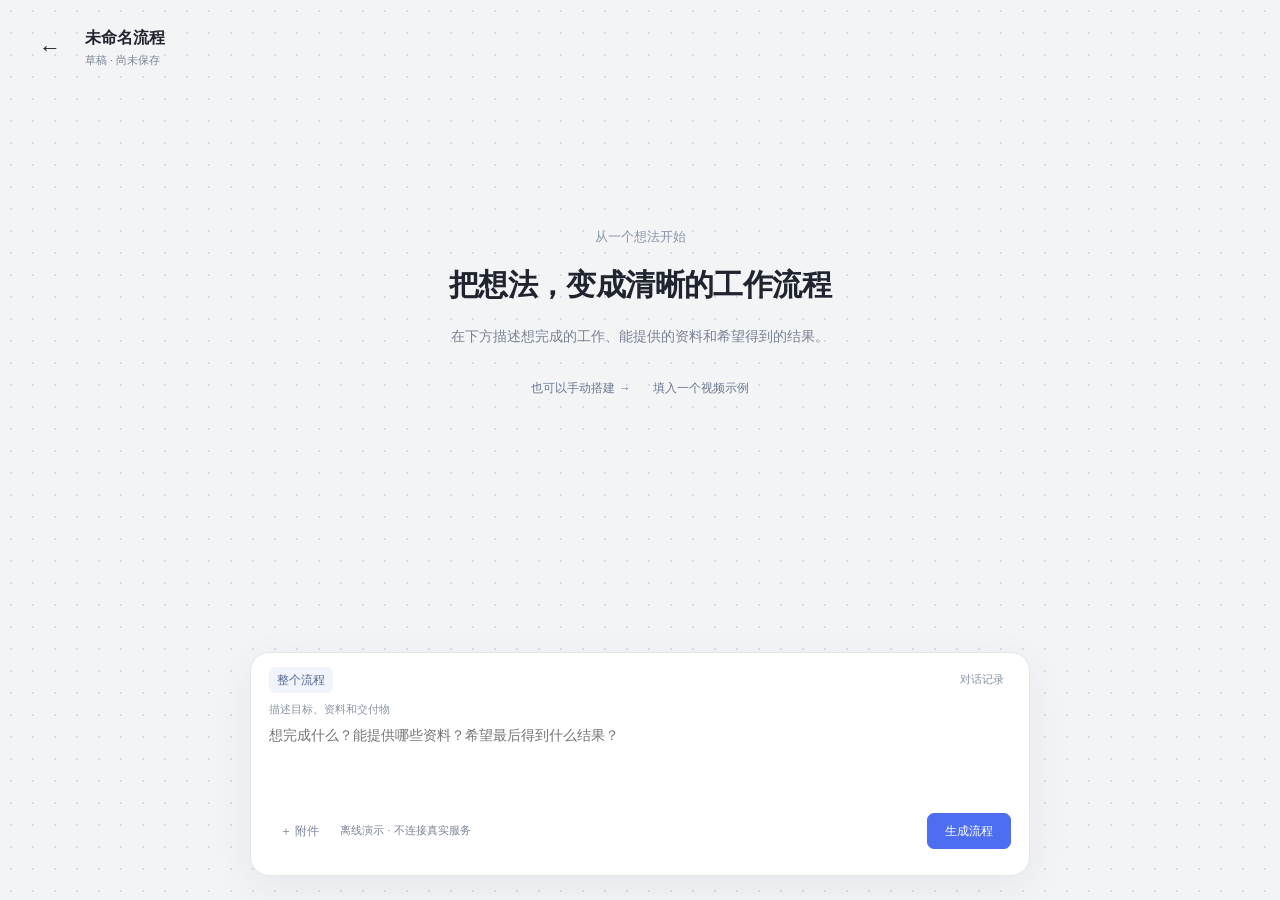
<file: prototype/index.html>
<!doctype html>
<html lang="zh-CN">
<head>
  <meta charset="UTF-8">
  <meta name="viewport" content="width=device-width, initial-scale=1.0">
  <meta name="description" content="二元AI 自然语言原子工作流交互原型">
  <title>二元AI · 妆舟流程工作台</title>
  <link rel="icon" href="data:image/svg+xml,%3Csvg xmlns='http://www.w3.org/2000/svg' viewBox='0 0 32 32'%3E%3Crect width='32' height='32' rx='7' fill='%2317202e'/%3E%3Cpath d='M8 10h16l-5 6H8zm0 7h16l-5 6H8z' fill='white'/%3E%3C/svg%3E">
  <link rel="stylesheet" href="./styles.css">
  <link rel="stylesheet" href="./workbench.css">
  <link rel="stylesheet" href="./relay-ui.css">
  <meta http-equiv="Content-Security-Policy" content="default-src 'self'; script-src 'self'; style-src 'self' 'unsafe-inline'; img-src 'self' data: blob:; connect-src 'none'; object-src 'none'; base-uri 'none'; form-action 'none'">
</head>
<body>
  <svg class="icon-sprite" aria-hidden="true">
    <symbol id="i-sparkles" viewBox="0 0 24 24">
      <path d="m12 3-1.9 5.1L5 10l5.1 1.9L12 17l1.9-5.1L19 10l-5.1-1.9L12 3Z"/>
      <path d="M5 3v4M3 5h4M19 17v4M17 19h4"/>
    </symbol>
    <symbol id="i-arrow-right" viewBox="0 0 24 24">
      <path d="M5 12h14M13 6l6 6-6 6"/>
    </symbol>
    <symbol id="i-chevron-down" viewBox="0 0 24 24">
      <path d="m6 9 6 6 6-6"/>
    </symbol>
    <symbol id="i-chevron-left" viewBox="0 0 24 24">
      <path d="m15 18-6-6 6-6"/>
    </symbol>
    <symbol id="i-search" viewBox="0 0 24 24">
      <circle cx="11" cy="11" r="8"/>
      <path d="m21 21-4.3-4.3"/>
    </symbol>
    <symbol id="i-workflow" viewBox="0 0 24 24">
      <rect width="8" height="8" x="3" y="3" rx="2"/>
      <path d="M7 11v4a2 2 0 0 0 2 2h4"/>
      <rect width="8" height="8" x="13" y="13" rx="2"/>
    </symbol>
    <symbol id="i-box" viewBox="0 0 24 24">
      <path d="m21 8-9-5-9 5 9 5 9-5Z"/>
      <path d="m3 8 9 5 9-5M3 16l9 5 9-5M3 12l9 5 9-5"/>
    </symbol>
    <symbol id="i-clock" viewBox="0 0 24 24">
      <circle cx="12" cy="12" r="9"/>
      <path d="M12 7v5l3 2"/>
    </symbol>
    <symbol id="i-sliders" viewBox="0 0 24 24">
      <path d="M4 21v-7M4 10V3M12 21v-9M12 8V3M20 21v-5M20 12V3"/>
      <path d="M1 14h6M9 8h6M17 16h6"/>
    </symbol>
    <symbol id="i-plus" viewBox="0 0 24 24">
      <path d="M12 5v14M5 12h14"/>
    </symbol>
    <symbol id="i-x" viewBox="0 0 24 24">
      <path d="M18 6 6 18M6 6l12 12"/>
    </symbol>
    <symbol id="i-check" viewBox="0 0 24 24">
      <path d="m20 6-11 11-5-5"/>
    </symbol>
    <symbol id="i-alert" viewBox="0 0 24 24">
      <path d="M10.3 3.9 1.8 18a2 2 0 0 0 1.7 3h17a2 2 0 0 0 1.7-3L13.7 3.9a2 2 0 0 0-3.4 0Z"/>
      <path d="M12 9v4M12 17h.01"/>
    </symbol>
    <symbol id="i-lock" viewBox="0 0 24 24">
      <rect width="18" height="11" x="3" y="11" rx="2"/>
      <path d="M7 11V7a5 5 0 0 1 10 0v4"/>
    </symbol>
    <symbol id="i-user" viewBox="0 0 24 24">
      <path d="M20 21a8 8 0 0 0-16 0"/>
      <circle cx="12" cy="7" r="4"/>
    </symbol>
    <symbol id="i-cpu" viewBox="0 0 24 24">
      <rect width="16" height="16" x="4" y="4" rx="2"/>
      <rect width="6" height="6" x="9" y="9" rx="1"/>
      <path d="M9 1v3M15 1v3M9 20v3M15 20v3M20 9h3M20 14h3M1 9h3M1 14h3"/>
    </symbol>
    <symbol id="i-database" viewBox="0 0 24 24">
      <ellipse cx="12" cy="5" rx="9" ry="3"/>
      <path d="M3 5v14c0 1.7 4 3 9 3s9-1.3 9-3V5M3 12c0 1.7 4 3 9 3s9-1.3 9-3"/>
    </symbol>
    <symbol id="i-play" viewBox="0 0 24 24">
      <path d="m7 4 13 8-13 8V4Z"/>
    </symbol>
    <symbol id="i-save" viewBox="0 0 24 24">
      <path d="M19 21H5a2 2 0 0 1-2-2V5a2 2 0 0 1 2-2h11l5 5v11a2 2 0 0 1-2 2Z"/>
      <path d="M17 21v-8H7v8M7 3v5h8"/>
    </symbol>
    <symbol id="i-code" viewBox="0 0 24 24">
      <path d="m16 18 6-6-6-6M8 6l-6 6 6 6"/>
    </symbol>
    <symbol id="i-zoom-in" viewBox="0 0 24 24">
      <circle cx="11" cy="11" r="8"/>
      <path d="m21 21-4.3-4.3M11 8v6M8 11h6"/>
    </symbol>
    <symbol id="i-zoom-out" viewBox="0 0 24 24">
      <circle cx="11" cy="11" r="8"/>
      <path d="m21 21-4.3-4.3M8 11h6"/>
    </symbol>
    <symbol id="i-maximize" viewBox="0 0 24 24">
      <path d="M8 3H5a2 2 0 0 0-2 2v3M21 8V5a2 2 0 0 0-2-2h-3M3 16v3a2 2 0 0 0 2 2h3M16 21h3a2 2 0 0 0 2-2v-3"/>
    </symbol>
    <symbol id="i-more" viewBox="0 0 24 24">
      <circle cx="5" cy="12" r="1"/>
      <circle cx="12" cy="12" r="1"/>
      <circle cx="19" cy="12" r="1"/>
    </symbol>
    <symbol id="i-file" viewBox="0 0 24 24">
      <path d="M14 2H6a2 2 0 0 0-2 2v16a2 2 0 0 0 2 2h12a2 2 0 0 0 2-2V8Z"/>
      <path d="M14 2v6h6M8 13h8M8 17h5"/>
    </symbol>
    <symbol id="i-image" viewBox="0 0 24 24">
      <rect width="18" height="18" x="3" y="3" rx="2"/>
      <circle cx="9" cy="9" r="2"/>
      <path d="m21 15-5-5L5 21"/>
    </symbol>
    <symbol id="i-video" viewBox="0 0 24 24">
      <path d="m16 13 5.2 3.5a.5.5 0 0 0 .8-.4V7.9a.5.5 0 0 0-.8-.4L16 11"/>
      <rect width="14" height="14" x="2" y="5" rx="2"/>
    </symbol>
    <symbol id="i-audio" viewBox="0 0 24 24">
      <path d="M9 18V5l12-2v13"/>
      <circle cx="6" cy="18" r="3"/>
      <circle cx="18" cy="16" r="3"/>
    </symbol>
    <symbol id="i-panel" viewBox="0 0 24 24">
      <rect width="18" height="18" x="3" y="3" rx="2"/>
      <path d="M15 3v18"/>
    </symbol>
    <symbol id="i-undo" viewBox="0 0 24 24">
      <path d="M3 7v6h6"/>
      <path d="M21 17a9 9 0 0 0-9-9 9 9 0 0 0-7.5 4L3 13"/>
    </symbol>
  </svg>

  <div id="app">
    <header class="topbar">
      <div class="brand">
        <div class="brand-mark" aria-hidden="true">
          <span></span><span></span>
        </div>
        <div>
          <strong>二元AI</strong>
          <span>Flow Studio</span>
        </div>
      </div>
      <div class="project-heading">
        <button class="icon-button subtle" aria-label="返回流程列表">
          <svg><use href="#i-chevron-left"></use></svg>
        </button>
        <div>
          <div class="project-title-row">
            <h1 id="project-title">妆舟 01.1 视频生成流程</h1>
            <span class="status-badge warning" id="draft-status">待确认草案</span>
          </div>
          <p id="project-subtitle">自然语言生成 · 13 个原子 · 尚未运行</p>
        </div>
      </div>
      <div class="topbar-actions">
        <button class="button" id="simulate-flow">模拟测试流程</button>
        <button class="button ghost" id="preview-button">
          <svg><use href="#i-play"></use></svg>
          检查草案
        </button>
        <button class="button primary" id="save-button">
          <svg><use href="#i-save"></use></svg>
          保存草案
        </button>
        <button class="icon-button" id="export-draft" aria-label="下载草案备份">
          <svg><use href="#i-more"></use></svg>
        </button>
      </div>
    </header>

    <main class="app-shell">
      <aside class="rail" id="sidebar">
        <div class="rail-top">
          <button class="new-flow-button" id="new-flow-button">
            <svg><use href="#i-sparkles"></use></svg>
            <span>新建工作流</span>
          </button>
          <nav class="main-nav" aria-label="主导航">
            <button class="nav-item active" data-view="builder">
              <svg><use href="#i-workflow"></use></svg>
              <span>流程编排</span>
            </button>
            <button class="nav-item" data-view="palette">
              <svg><use href="#i-box"></use></svg>
              <span>资源库</span>
              <span class="nav-count">24</span>
            </button>
            <button class="nav-item muted" data-view="runs">
              <svg><use href="#i-clock"></use></svg>
              <span>运行记录</span>
            </button>
          </nav>
        </div>

        <section class="rail-section generation-progress" aria-labelledby="progress-title">
          <div class="section-label">
            <span id="progress-title">生成进度</span>
            <span class="tiny muted">第 1 版</span>
          </div>
          <ol class="progress-list" id="progress-list">
            <li class="complete"><span>1</span><div><strong>理解业务目标</strong><small>已识别输入与输出</small></div></li>
            <li class="complete"><span>2</span><div><strong>匹配授权资源</strong><small>13 个节点待你调整</small></div></li>
            <li class="complete warning"><span>3</span><div><strong>生成流程草案</strong><small>4 项信息待确认</small></div></li>
            <li class="complete warning"><span>4</span><div><strong>草案检查</strong><small>可以编辑和模拟</small></div></li>
          </ol>
        </section>

        <section class="rail-section" aria-labelledby="palette-title">
          <div class="section-label">
            <span id="palette-title">可调用资源</span>
            <button class="text-button" id="open-palette-button">查看全部</button>
          </div>
          <div class="resource-quicklist">
            <button class="resource-quick" data-resource-group="material">
              <span class="resource-icon amber"><svg><use href="#i-box"></use></svg></span>
              <span><strong>生产资料 Agent</strong><small>3 个示例</small></span>
              <svg class="chevron"><use href="#i-chevron-down"></use></svg>
            </button>
            <button class="resource-quick" data-resource-group="process">
              <span class="resource-icon blue"><svg><use href="#i-cpu"></use></svg></span>
              <span><strong>流程 Agent</strong><small>8 个示例</small></span>
              <svg class="chevron"><use href="#i-chevron-down"></use></svg>
            </button>
            <button class="resource-quick" data-resource-group="tool">
              <span class="resource-icon teal"><svg><use href="#i-code"></use></svg></span>
              <span><strong>AI 工具</strong><small>7 个示例</small></span>
              <svg class="chevron"><use href="#i-chevron-down"></use></svg>
            </button>
            <button class="resource-quick" data-resource-group="human">
              <span class="resource-icon coral"><svg><use href="#i-user"></use></svg></span>
              <span><strong>Human</strong><small>2 个示例</small></span>
              <svg class="chevron"><use href="#i-chevron-down"></use></svg>
            </button>
            <button class="resource-quick" data-resource-group="workflow">
              <span class="resource-icon violet"><svg><use href="#i-workflow"></use></svg></span>
              <span><strong>工作流</strong><small>4 个示例</small></span>
              <svg class="chevron"><use href="#i-chevron-down"></use></svg>
            </button>
          </div>
        </section>

        <section class="rail-section draft-summary">
          <div class="section-label"><span>资源快照</span></div>
          <dl>
            <div><dt>规则</dt><dd>仅显示示例</dd></div>
            <div><dt>版本</dt><dd>精确发布版</dd></div>
            <div><dt>预算</dt><dd class="danger-text">未设置</dd></div>
          </dl>
        </section>
      </aside>

      <section class="workspace" aria-label="工作流编辑区">
        <div class="workspace-toolbar">
          <div class="view-switcher" role="tablist" aria-label="视图切换">
            <button class="active" data-view-mode="canvas" role="tab" aria-selected="true">
              <svg><use href="#i-workflow"></use></svg>流程画布
            </button>
            <button data-view-mode="matrix" role="tab" aria-selected="false">
              <svg><use href="#i-database"></use></svg>技术字段表
            </button>
          </div>
          <div class="toolbar-divider"></div>
          <button class="toolbar-text" id="fit-view-button">
            <svg><use href="#i-maximize"></use></svg>适应画布
          </button>
          <div class="toolbar-spacer"></div>
          <button class="icon-button subtle" id="undo-button" aria-label="撤销">
            <svg><use href="#i-undo"></use></svg>
          </button>
          <div class="zoom-control" aria-label="画布缩放">
            <button id="zoom-out" aria-label="缩小"><svg><use href="#i-zoom-out"></use></svg></button>
            <span id="zoom-value">100%</span>
            <button id="zoom-in" aria-label="放大"><svg><use href="#i-zoom-in"></use></svg></button>
          </div>
          <button class="validation-chip warning" id="validation-button">
            <svg><use href="#i-alert"></use></svg>
            <span id="validation-button-label">校验待执行</span>
          </button>
        </div>

        <div class="canvas-scroller" id="canvas-container">
          <div class="canvas" id="canvas">
            <div class="canvas-meta">
              <span><svg><use href="#i-lock"></use></svg>离线交互原型 · 不是正式业务执行</span>
              <span id="registry-id">仅使用合成样例</span>
            </div>
            <div class="flow-summary">
              <div>
                <p class="eyebrow">生成结果 · 可编辑草案</p>
                <h2>主播排期到 30 秒成片</h2>
                <p>点选节点修改资料和处理方式，或直接与流程对话。先体验样例，再决定如何接入真实能力。</p>
              </div>
              <div class="summary-metrics">
                <div><strong id="flow-node-count">13</strong><span>处理节点</span></div>
                <div><strong>3</strong><span>真人决定</span></div>
                <div><strong>6</strong><span>镜头实例</span></div>
              </div>
            </div>

            <section class="next-step" aria-label="下一步建议">
              <div><strong id="next-step-title">下一步：先调整脚本，再模拟一遍</strong><p id="next-step-detail">点击一个节点修改资料和处理方式。</p></div>
              <button class="button primary" id="next-step-action">编辑脚本节点</button>
            </section>
            <div class="flow-stage" data-stage="intent">
              <div class="stage-heading">
                <span class="stage-index">01</span>
                <div><strong>意图与脚本</strong><small>输入确认 · 脚本生成与审批</small></div>
              </div>
              <div class="stage-track" id="track-intent"></div>
            </div>
            <div class="flow-stage" data-stage="assets">
              <div class="stage-heading">
                <span class="stage-index">02</span>
                <div><strong>素材生产</strong><small>单镜生成 · 冻结 · 人工确认</small></div>
              </div>
              <div class="stage-track" id="track-assets"></div>
            </div>
            <div class="flow-stage" data-stage="generation">
              <div class="stage-heading">
                <span class="stage-index">03</span>
                <div><strong>视频生成</strong><small>提交 · 取回 · 旁白 · 音色</small></div>
              </div>
              <div class="stage-track" id="track-generation"></div>
            </div>
            <div class="flow-stage" data-stage="delivery">
              <div class="stage-heading">
                <span class="stage-index">04</span>
                <div><strong>合片交付</strong><small>媒体检查 · 最终验收</small></div>
              </div>
              <div class="stage-track" id="track-delivery"></div>
            </div>
            <svg class="edge-layer" id="edge-layer" aria-hidden="true"></svg>
          </div>

          <section class="matrix-view hidden" id="matrix-view" aria-labelledby="matrix-title">
            <div class="matrix-header">
              <div>
                <p class="eyebrow">字段矩阵</p>
                <h2 id="matrix-title">原子输入、输出与能力绑定</h2>
              </div>
              <label class="search-field">
                <svg><use href="#i-search"></use></svg>
                <input id="matrix-search" type="search" placeholder="搜索原子、字段或能力">
              </label>
            </div>
            <div class="table-wrap">
              <table>
                <thead>
                  <tr>
                    <th>原子</th>
                    <th>业务类型</th>
                    <th>输入</th>
                    <th>输出</th>
                    <th>能力</th>
                    <th>状态</th>
                  </tr>
                </thead>
                <tbody id="matrix-body"></tbody>
              </table>
            </div>
          </section>
        </div>
        <section class="workflow-chat" id="workflow-chat" aria-label="与流程对话">
          <div class="chat-heading"><div><strong>与流程对话</strong><small>离线指令演示 · 修改前请确认</small></div><button class="text-button" id="chat-toggle" aria-expanded="true">收起对话</button></div>
          <label class="sample-choice">模拟测试用什么资料？<select id="demo-scenario"><option value="normal">完整合成样例</option><option value="missing_image">缺少主播图</option></select></label>
          <div class="chat-content"><div class="chat-log" id="chat-log" aria-live="polite"></div><div id="chat-proposal" class="chat-proposal"></div>
            <form id="chat-form"><label class="sr-only" for="chat-scope">修改范围</label><select id="chat-scope"><option value="flow">整条流程</option></select><label class="sr-only" for="chat-input">描述你想修改的内容</label><textarea id="chat-input" rows="2" maxlength="2000" placeholder="例如：流程名称改为：杯子短视频"></textarea><button class="button primary" type="submit">预览修改</button></form>
          </div>
        </section>

      </section>

      <aside class="inspector hidden" id="inspector" aria-label="节点配置">
        <div class="inspector-head">
          <div>
            <p class="eyebrow" id="inspector-type">流程 Agent</p>
            <h2 id="inspector-name">生成脚本方案</h2>
            <span class="node-version" id="inspector-version">01.1-V02 · 示例版本 · 发布状态未校验</span>
          </div>
          <button class="icon-button" id="close-inspector" aria-label="关闭详情">
            <svg><use href="#i-x"></use></svg>
          </button>
        </div>
        <div class="inspector-tabs" role="tablist">
          <button class="active" data-inspector-tab="summary" role="tab">简易编辑</button>
          <button data-inspector-tab="advanced" role="tab">高级编辑</button>
        </div>
        <div class="inspector-body" id="inspector-body"></div>
      </aside>
    </main>

    <div class="validation-panel" id="validation-panel" aria-label="校验报告">
      <div class="panel-backdrop" data-close-panel="validation"></div>
      <section class="panel-sheet">
        <div class="panel-head">
          <div>
            <p class="eyebrow">合同校验</p>
            <h2>草案可以保存，但还不能运行</h2>
          </div>
          <button class="icon-button" data-close-panel="validation" aria-label="关闭">
            <svg><use href="#i-x"></use></svg>
          </button>
        </div>
        <div class="validation-hero">
          <div class="validation-score">
            <strong id="validation-score">0/8</strong>
            <span id="validation-score-label">静态结构项通过</span>
          </div>
          <p id="validation-summary">正在基于当前草案计算结构检查。保存和预览不会创建运行申请。</p>
        </div>
        <dl class="validation-hashes" id="validation-hashes" aria-label="校验报告绑定哈希"></dl>
        <div class="validation-list" id="validation-list"></div>
        <div class="panel-footnote">
          <svg><use href="#i-lock"></use></svg>
          <span>原型外部调用状态为 not_run；静态实现边界不能替代平台执行证据。</span>
        </div>
      </section>
    </div>

    <div class="resource-panel" id="resource-panel" aria-label="资源库">
      <div class="panel-backdrop" data-close-panel="resource"></div>
      <section class="panel-sheet wide">
        <div class="panel-head">
          <div>
            <p class="eyebrow">示例资源（未接入平台）</p>
            <h2>从资源库添加节点</h2>
          </div>
          <button class="icon-button" data-close-panel="resource" aria-label="关闭">
            <svg><use href="#i-x"></use></svg>
          </button>
        </div>
        <div class="resource-layout">
          <nav class="resource-categories" id="resource-categories">
            <button class="active" data-category="material">生产资料 Agent</button>
            <button data-category="process">流程 Agent</button>
            <button data-category="tool">AI 工具</button>
            <button data-category="human">Human</button>
            <button data-category="workflow">工作流</button>
          </nav>
          <div class="resource-results">
            <label class="search-field large">
              <svg><use href="#i-search"></use></svg>
              <input id="resource-search" type="search" placeholder="搜索名称或能力">
            </label>
            <div id="resource-grid" class="resource-grid"></div>
          </div>
        </div>
      </section>
    </div>

    <div class="new-flow-modal" id="new-flow-modal" role="dialog" aria-modal="true" aria-labelledby="new-flow-title">
      <div class="panel-backdrop" data-close-modal="new-flow"></div>
      <section class="new-flow-dialog">
        <button class="icon-button modal-close" data-close-modal="new-flow" aria-label="关闭">
          <svg><use href="#i-x"></use></svg>
        </button>
        <div class="new-flow-intro">
          <span class="prompt-mark"><svg><use href="#i-sparkles"></use></svg></span>
          <p class="eyebrow">自然语言生成</p>
          <h2 id="new-flow-title">描述你想完成的业务结果</h2>
          <p>说明目标、已有资料和最终交付物。当前使用固定的视频流程模板，不调用大模型；载入后可以逐个修改。</p>
        </div>
        <label class="prompt-box">
          <span class="sr-only">工作流需求</span>
          <textarea id="prompt-input" rows="6">根据主播排期、主播资料和商品资料，制作一条 30 秒竖版短视频。要求六个镜头、商品信息必须来自资料，脚本和素材包需要人工确认，最终成片由真人验收；不要自动发布。</textarea>
          <span class="prompt-footer">
            <span><svg><use href="#i-lock"></use></svg>生成阶段不调用业务工具</span>
            <span id="prompt-count">88 / 1200</span>
          </span>
        </label>
        <div class="prompt-examples">
          <span>快速开始</span>
          <button data-example="video">妆舟视频生成</button>
        </div>
        <div class="modal-actions">
          <div class="zero-side-effect">
            <svg><use href="#i-check"></use></svg>
            <span>仅生成可编辑草案，不会运行、发布或产生付费调用</span>
          </div>
          <button class="button primary large" id="generate-button">
            载入视频流程模板
            <svg><use href="#i-arrow-right"></use></svg>
          </button>
        </div>
        <div class="generation-overlay hidden" id="generation-overlay">
          <div class="generation-spinner"><span></span><span></span><span></span></div>
          <strong id="generation-message">正在识别输入与输出…</strong>
          <small>只分析需求，不调用媒体、付费或业务写回能力</small>
        </div>
      </section>
    </div>

    <div class="simulation-panel" id="simulation-panel" role="dialog" aria-modal="true" aria-labelledby="simulation-title"><section class="simulation-sheet"><div class="panel-head"><div><p class="eyebrow">合成数据 · 不调用外部工具</p><h2 id="simulation-title">模拟测试，不是正式运行</h2></div><button class="icon-button" id="close-simulation" aria-label="关闭模拟结果">×</button></div><p class="business-note">模拟同意只供演示，不生成真人批准。不会生成真实图片或视频。</p><div id="simulation-results"></div></section></div>
    <div class="toast-region" id="toast-region" aria-live="polite"></div>
  </div>
  <script src="./workbench.js"></script>
  <script src="./relay-model.js"></script>
  <script src="./relay-editor.js"></script>
  <script src="./relay-ui.js"></script>
  <script src="./app.js"></script>
</body>
</html>
</file>
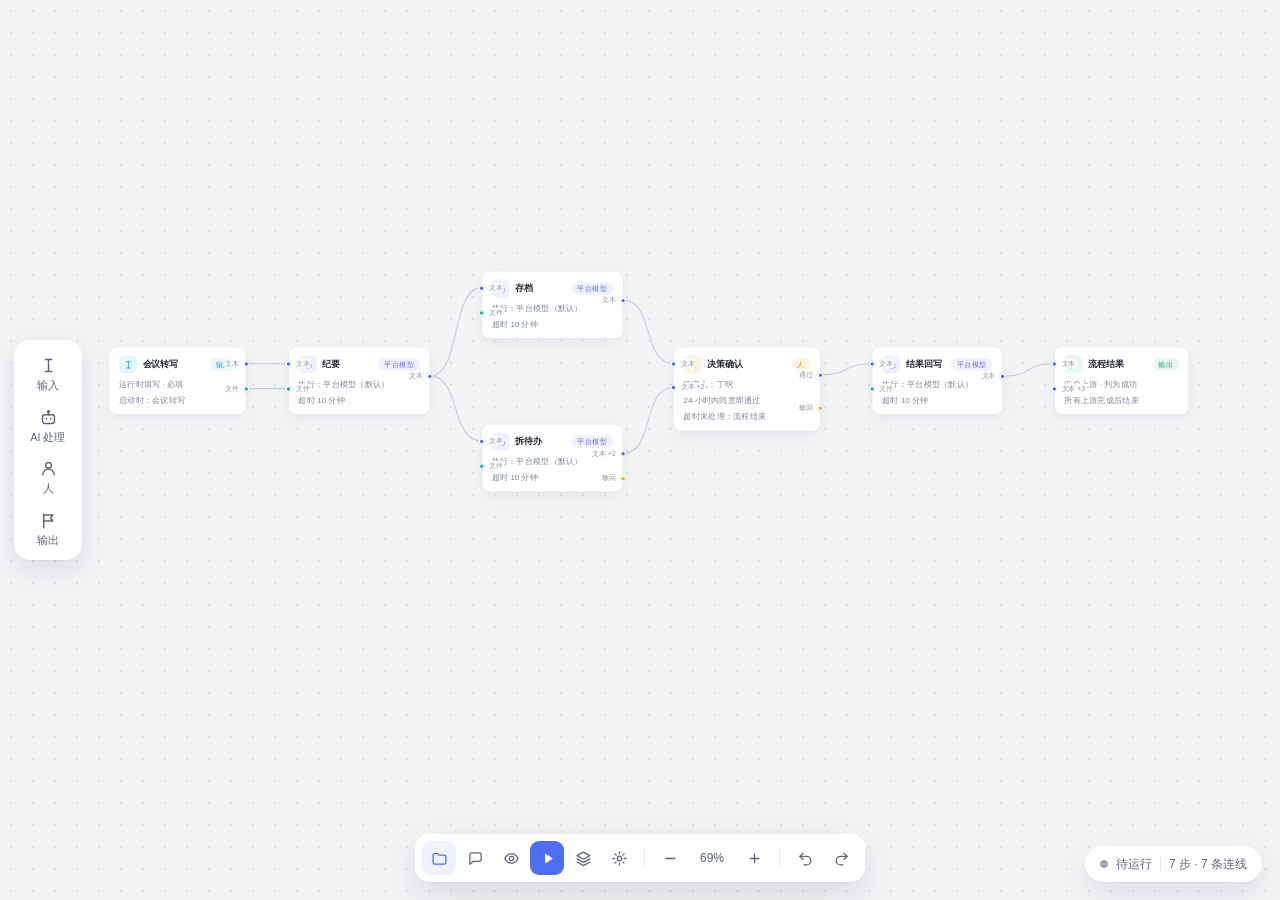
<file: v4-authorized-materials/relay-canvas-simple-ui@20261019.html>
<!doctype html>
<html lang="zh-CN">
<head>
<meta charset="utf-8">
<meta name="viewport" content="width=device-width,initial-scale=1">
<title>流程画布 · 简洁化 UI</title>
<style>
:root{
  --bg:#F3F4F6; --card:#fff; --ink:#20242E; --sub:#7B8494; --faint:#99A1B0;
  --line:#E8EAEF; --accent:#4E6EF2; --accent-soft:#EEF1FE;
}
*{box-sizing:border-box;margin:0;padding:0}
html,body{height:100%}
body{
  font-family:-apple-system,BlinkMacSystemFont,"Segoe UI","PingFang SC","Hiragino Sans GB","Microsoft YaHei",sans-serif;
  background:var(--bg); color:var(--ink); overflow:hidden;
}
svg{display:block}
.i{fill:none;stroke:currentColor;stroke-width:1.8;stroke-linecap:round;stroke-linejoin:round}

/* ---------- 画布 ---------- */
.canvas{
  position:absolute; inset:0;
  background-image:radial-gradient(circle,#DBDEE4 1px,transparent 1.4px);
  background-size:22px 22px;
}
.world-wrap{position:absolute;left:50%;top:50%;transform:translate(-50%,-50%) scale(.69);transform-origin:center}
.world{position:relative;width:1620px;height:600px}
#edges{position:absolute;inset:0;pointer-events:none}
#edges path{fill:none;stroke:#C7CBD4;stroke-width:1.6}

/* ---------- 节点 ---------- */
.node{
  position:absolute;background:#fff;border:1px solid var(--line);border-radius:12px;
  box-shadow:0 1px 2px rgba(16,24,40,.04),0 8px 24px rgba(16,24,40,.05);
  padding:12px 14px;
}
.n-head{display:flex;align-items:center;gap:8px}
.n-ico{width:26px;height:26px;border-radius:8px;display:flex;align-items:center;justify-content:center;flex:none}
.n-ico svg{width:15px;height:15px}
.tint-sky{background:#E6F5FE;color:#0E9BE0}
.tint-indigo{background:#EEF0FE;color:#6366F1}
.tint-amber{background:#FDF3DF;color:#E08E0B}
.tint-green{background:#E5F7EF;color:#0FA373}
.n-title{font-size:13px;font-weight:600}
.n-tag{margin-left:auto;font-size:10.5px;padding:2px 8px;border-radius:999px;white-space:nowrap}
.n-meta{margin-top:7px;font-size:11.5px;color:var(--sub);line-height:1.45}
.n-meta:first-of-type{margin-top:8px}

.port{position:absolute;display:flex;align-items:center;gap:4px;transform:translateY(-50%)}
.port.l{left:-5px}
.port.r{right:-5px;flex-direction:row-reverse}
.p-dot{width:9px;height:9px;border-radius:50%;border:2px solid #fff;box-shadow:0 0 0 1px rgba(16,24,40,.08);flex:none}
.c-blue{background:#4E6EF2}.c-teal{background:#12B5A5}.c-amber{background:#F0A32F}
.p-lab{font-size:10px;color:#8C95A6;background:rgba(255,255,255,.9);border-radius:4px;padding:0 2px;white-space:nowrap}

/* ---------- 底栏浮层面板（原子 / 资源） ---------- */
.popover{
  position:fixed;bottom:74px;transform:translateX(-50%);width:298px;z-index:30;
  background:#fff;border-radius:16px;padding:14px;
  box-shadow:0 18px 50px rgba(16,24,40,.14),0 2px 6px rgba(16,24,40,.06);
  transition:opacity .16s,transform .16s;
}
.popover.closed{opacity:0;transform:translateX(-50%) translateY(8px) scale(.98);pointer-events:none}

/* ---------- 资源：敞开式面板（Tab 左右切换 + 卡片网格） ---------- */
.res-pop{
  position:fixed;bottom:74px;transform:translateX(-50%);width:620px;z-index:30;
  background:#fff;border-radius:16px;padding:14px;
  box-shadow:0 18px 50px rgba(16,24,40,.14),0 2px 6px rgba(16,24,40,.06);
  transition:opacity .16s,transform .16s;
}
.res-pop.closed{opacity:0;transform:translateX(-50%) translateY(8px) scale(.98);pointer-events:none}
.rp-head{display:flex;align-items:center;gap:6px;margin-bottom:10px}
.rp-title{font-size:14.5px;font-weight:600;flex:none}
.rp-head .p-search{flex:1;height:32px;margin:0 6px}
.rp-tabs{display:flex;gap:4px;background:#F2F3F7;border-radius:10px;padding:3px;margin-bottom:10px}
.rp-tab{
  flex:1;border:0;background:transparent;height:30px;border-radius:8px;
  font-size:12.5px;color:#5B6472;cursor:pointer;font-family:inherit;
  transition:background .15s,color .15s;
}
.rp-tab:hover{color:var(--ink)}
.rp-tab.active{background:#fff;color:var(--accent);font-weight:600;box-shadow:0 1px 3px rgba(16,24,40,.12)}
.rp-grid{display:grid;grid-template-columns:repeat(3,1fr);gap:8px}
.rp-card{
  border:1px solid var(--line);border-radius:12px;padding:10px;position:relative;
  display:flex;gap:9px;align-items:flex-start;cursor:grab;
  transition:border-color .15s,box-shadow .15s,transform .1s;
}
.rp-card:hover{border-color:var(--accent);box-shadow:0 4px 14px rgba(78,110,242,.14)}
.rp-card:active{transform:scale(.98)}
.rp-card .a-ico{width:30px;height:30px;border-radius:9px}
.rp-card .a-ico svg{width:15px;height:15px}
.rp-body{min-width:0}
.rp-name{font-size:12.5px;font-weight:600;color:var(--ink)}
.rp-desc{font-size:11px;color:var(--faint);margin-top:2px;line-height:1.4}
.rp-add{position:absolute;top:8px;right:10px;font-size:10.5px;color:var(--accent);opacity:0;transition:opacity .12s}
.rp-card:hover .rp-add{opacity:1}
.rp-empty{grid-column:1/-1;text-align:center;padding:26px 0;color:var(--faint);font-size:12px}

/* ---------- 资源一级：图标 Dock（开放式，左右切换） ---------- */
.res-dock{
  position:fixed;left:50%;bottom:74px;transform:translateX(-50%);z-index:31;
  display:flex;align-items:center;gap:6px;padding:4px 8px 8px;
  background:rgba(255,255,255,.94);backdrop-filter:blur(8px);border-radius:18px;
  box-shadow:0 18px 50px rgba(16,24,40,.16),0 2px 6px rgba(16,24,40,.06);
  transition:opacity .16s,transform .16s;
}
.res-dock.closed{opacity:0;transform:translateX(-50%) translateY(10px) scale(.98);pointer-events:none}
.rd-arrow{
  border:0;background:transparent;width:28px;height:46px;border-radius:10px;flex:none;
  display:flex;align-items:center;justify-content:center;color:#98A1B1;cursor:pointer;
  transition:background .15s,color .15s,opacity .15s;
}
.rd-arrow:hover{background:#F2F3F7;color:#5B6472}
.rd-arrow.dim{opacity:.35}
.rd-arrow svg{width:17px;height:17px}
.rd-track{display:flex;gap:16px;padding:12px 8px 4px;overflow-x:auto;scrollbar-width:none}
.rd-track::-webkit-scrollbar{display:none}
.rd-item{
  border:0;background:transparent;padding:2px;font-family:inherit;cursor:pointer;flex:none;
  display:flex;flex-direction:column;align-items:center;gap:7px;
}
.rd-circle{
  width:56px;height:56px;border-radius:17px;position:relative;
  display:flex;align-items:center;justify-content:center;
  transition:transform .2s cubic-bezier(.34,1.56,.64,1),box-shadow .2s;
}
.rd-circle svg{width:23px;height:23px;stroke:#fff;filter:drop-shadow(0 1px 2px rgba(0,0,0,.18))}
.g-indigo{background:linear-gradient(135deg,#818CF8,#4F46E5);box-shadow:0 6px 16px rgba(79,70,229,.35),inset 0 1px 0 rgba(255,255,255,.35)}
.g-sky{background:linear-gradient(135deg,#38BDF8,#0284C7);box-shadow:0 6px 16px rgba(2,132,199,.35),inset 0 1px 0 rgba(255,255,255,.35)}
.g-amber{background:linear-gradient(135deg,#FBBF24,#F59E0B);box-shadow:0 6px 16px rgba(245,158,11,.4),inset 0 1px 0 rgba(255,255,255,.4)}
.g-green{background:linear-gradient(135deg,#4ADE80,#059669);box-shadow:0 6px 16px rgba(5,150,105,.35),inset 0 1px 0 rgba(255,255,255,.35)}
.rd-item:active .rd-circle{transform:scale(.95)}
.rd-item:hover .rd-circle{transform:translateY(-4px) scale(1.06)}
.rd-item:hover .g-indigo{box-shadow:0 12px 24px rgba(79,70,229,.5),inset 0 1px 0 rgba(255,255,255,.35)}
.rd-item:hover .g-sky{box-shadow:0 12px 24px rgba(2,132,199,.5),inset 0 1px 0 rgba(255,255,255,.35)}
.rd-item:hover .g-amber{box-shadow:0 12px 24px rgba(245,158,11,.55),inset 0 1px 0 rgba(255,255,255,.4)}
.rd-item:hover .g-green{box-shadow:0 12px 24px rgba(5,150,105,.5),inset 0 1px 0 rgba(255,255,255,.35)}
.rd-badge{
  position:absolute;top:-5px;right:-9px;min-width:18px;height:18px;padding:0 5px;
  border-radius:999px;background:#F4633A;color:#fff;font-size:10.5px;font-weight:600;
  display:flex;align-items:center;justify-content:center;border:2px solid #fff;
}
.rd-label{font-size:10.5px;color:#5B6472;line-height:1;transition:color .15s}
.rd-item:hover .rd-label{color:var(--ink)}

/* ---------- 左侧：原子四大分类（一级） ---------- */
.cat-rail{
  position:fixed;left:14px;top:50%;transform:translateY(-50%);z-index:20;
  background:#fff;border-radius:16px;padding:8px 6px;display:flex;flex-direction:column;gap:2px;
  box-shadow:0 10px 30px rgba(16,24,40,.10),0 1px 2px rgba(16,24,40,.06);
}
.cat-btn{
  border:0;background:transparent;width:56px;padding:8px 0 7px;border-radius:12px;
  display:flex;flex-direction:column;align-items:center;gap:5px;color:#5B6472;cursor:pointer;font-family:inherit;
  transition:background .15s,color .15s,transform .1s;
}
.cat-btn:hover{background:#F2F3F7}
.cat-btn:active{transform:scale(.96)}
.cat-btn.active{background:var(--accent-soft);color:var(--accent)}
.cat-btn svg{width:19px;height:19px}
.cat-btn span{font-size:10.5px;line-height:1;white-space:nowrap}
.cat-pop{
  position:fixed;left:92px;top:200px;width:212px;z-index:29;
  background:#fff;border-radius:14px;padding:8px;
  box-shadow:0 18px 50px rgba(16,24,40,.14),0 2px 6px rgba(16,24,40,.06);
  transition:opacity .15s,transform .15s;
}
.cat-pop.closed{opacity:0;transform:translateX(-6px);pointer-events:none}
.cp-head{display:flex;align-items:baseline;gap:6px;padding:8px 8px 6px;font-size:13px;font-weight:600}
.cp-count{font-size:11.5px;color:var(--faint);font-weight:500}
.cp-item{display:flex;align-items:center;gap:9px;padding:7.5px 8px;border-radius:9px;font-size:12.5px;color:#3A4150;cursor:pointer;transition:background .12s}
.cp-item:hover{background:#F6F7FA}
.cp-dot{width:6px;height:6px;border-radius:50%;background:#C4CAD6;flex:none}
.cp-more{padding:7px 8px;font-size:11.5px;color:var(--accent);cursor:pointer;border-radius:9px}
.cp-more:hover{background:var(--accent-soft)}

/* ---------- 画布节点交互态（放入画布后） ---------- */
.node{cursor:grab;user-select:none}
.node.dragging{cursor:grabbing}
.node.selected{border-color:var(--accent);box-shadow:0 0 0 3px var(--accent-soft),0 8px 24px rgba(16,24,40,.08)}
.node [contenteditable="true"]{user-select:text;outline:1px dashed var(--accent);border-radius:4px;padding:0 3px;background:#FBFCFF}
.node.editing .n-meta{outline:1px dashed #C3CDFF;border-radius:4px;padding:1px 4px;background:#FBFCFF;color:var(--ink)}
#edges path.temp-edge{stroke:var(--accent);stroke-width:2;stroke-dasharray:5 4}
.port .p-dot{transition:transform .12s}
.port:hover .p-dot{transform:scale(1.35)}
.cp-item:hover::after{content:'＋';margin-left:auto;color:var(--accent);font-weight:600}
.cp-hint{padding:7px 8px 2px;font-size:10.5px;line-height:1.5;color:var(--faint);border-top:1px solid var(--line);margin-top:6px}
#nodeToolbar{
  position:fixed;transform:translateX(-50%);z-index:40;display:flex;gap:2px;
  background:#20242E;border-radius:10px;padding:4px;
  box-shadow:0 10px 30px rgba(16,24,40,.28);opacity:0;pointer-events:none;transition:opacity .12s;
}
#nodeToolbar.show{opacity:1;pointer-events:auto}
.nt-btn{width:28px;height:28px;border:0;background:transparent;border-radius:7px;color:#C9CEDA;display:flex;align-items:center;justify-content:center;cursor:pointer}
.nt-btn:hover{background:rgba(255,255,255,.14);color:#fff}
.nt-btn svg{width:15px;height:15px}
.p-head{display:flex;align-items:center;gap:6px}
.p-title{font-size:14.5px;font-weight:600}
.pbtn{
  width:26px;height:26px;border:0;background:transparent;border-radius:8px;color:#8C95A6;
  display:flex;align-items:center;justify-content:center;cursor:pointer;transition:background .15s,color .15s;
}
.pbtn:hover{background:#F2F3F7;color:#4B5563}
.pbtn.on{color:var(--accent);background:var(--accent-soft)}
.pbtn svg{width:14px;height:14px}
.p-head .spacer{flex:1}
.p-hint{font-size:11.5px;color:var(--faint);margin:5px 0 10px}
.p-search{display:flex;align-items:center;gap:7px;background:#F2F3F7;border-radius:10px;height:36px;padding:0 11px;color:#98A1B1}
.p-search svg{width:15px;height:15px;flex:none}
.p-search input{border:0;background:transparent;outline:0;font-size:12.5px;flex:1;color:var(--ink);font-family:inherit}
.p-search input::placeholder{color:#A3ABB9}
.atom-row{display:flex;align-items:center;gap:10px;padding:8px;border-radius:12px;cursor:pointer;margin-top:2px;transition:background .15s}
.atom-row:hover{background:#F6F7FA}
.a-ico{width:34px;height:34px;border-radius:10px;flex:none;display:flex;align-items:center;justify-content:center}
.a-ico svg{width:17px;height:17px}
.a-body{flex:1;min-width:0}
.a-name{font-size:13px;font-weight:600}
.a-count{font-size:11.5px;color:var(--faint);font-weight:500;margin-left:5px}
.a-desc{font-size:11px;color:var(--faint);margin-top:2px}
.a-chev{color:#B9C0CC;flex:none}
.a-chev svg{width:15px;height:15px}

/* ---------- 底部工具条（简化：纯图标） ---------- */
.dock{
  position:fixed;left:50%;bottom:18px;transform:translateX(-50%);z-index:20;
  display:flex;align-items:center;gap:2px;background:#fff;border-radius:14px;padding:7px;
  box-shadow:0 12px 34px rgba(16,24,40,.12),0 1px 2px rgba(16,24,40,.06);
}
.d-sep{width:1px;height:20px;background:var(--line);margin:0 6px;flex:none}
.dbtn{
  width:34px;height:34px;border:0;background:transparent;border-radius:9px;flex:none;
  display:flex;align-items:center;justify-content:center;color:#5B6472;cursor:pointer;
  transition:background .15s,color .15s,transform .1s;
}
.dbtn:hover{background:#F2F3F7}
.dbtn:active{transform:scale(.94)}
.dbtn.active{background:var(--accent-soft);color:var(--accent)}
.dbtn.dark{background:#1B1D23;color:#fff}
.dbtn.dark:hover{background:#2A2D36}
.dbtn.primary{background:var(--accent);color:#fff}
.dbtn.primary:hover{background:#3F5CE0}
.dbtn svg{width:17px;height:17px}
#zoomLabel{width:46px;text-align:center;font-size:12px;color:#5B6472;font-variant-numeric:tabular-nums;user-select:none;flex:none}

/* ---------- 右下状态胶囊（简化：详情移入悬浮提示） ---------- */
.status{
  position:fixed;right:18px;bottom:18px;z-index:20;
  display:flex;align-items:center;gap:8px;background:#fff;border-radius:999px;height:36px;padding:0 15px;
  font-size:12px;color:#5B6472;box-shadow:0 10px 30px rgba(16,24,40,.10),0 1px 2px rgba(16,24,40,.06);
}
.s-dot{width:8px;height:8px;border-radius:50%;background:#9AA3B3;flex:none}
.s-sep{width:1px;height:12px;background:var(--line)}
.s-tip{
  position:absolute;right:0;bottom:calc(100% + 10px);
  background:#20242E;color:#fff;font-size:11.5px;padding:8px 12px;border-radius:10px;white-space:nowrap;
  opacity:0;transform:translateY(3px);transition:opacity .15s,transform .15s;pointer-events:none;
  box-shadow:0 10px 30px rgba(16,24,40,.25);
}
.status:hover .s-tip{opacity:1;transform:none}
</style>
</head>
<body>

<!-- 画布 -->
<div class="canvas">
  <div class="world-wrap" id="worldWrap">
    <div class="world" id="world">
      <svg id="edges" width="1620" height="600" viewBox="0 0 1620 600"></svg>

      <div class="node" style="left:40px;top:150px;width:200px">
        <div class="n-head">
        <span class="n-ico tint-sky"><svg class="i" viewBox="0 0 24 24"><path d="M8 4.5h8M12 4.5v15M8 19.5h8"/></svg></span>
          <span class="n-title">会议转写</span><span class="n-tag tint-sky">输入</span>
        </div>
        <div class="n-meta">运行时填写 · 必填</div>
        <div class="n-meta">启动时：会议转写</div>
        <span class="port r" data-id="n1-r0" style="top:24px"><span class="p-dot c-blue"></span><span class="p-lab">文本</span></span>
        <span class="port r" data-id="n1-r1" style="top:60px"><span class="p-dot c-teal"></span><span class="p-lab">文件</span></span>
      </div>

      <div class="node" style="left:300px;top:150px;width:206px">
        <div class="n-head">
          <span class="n-ico tint-indigo"><svg class="i" viewBox="0 0 24 24"><rect x="4.5" y="8.5" width="15" height="11" rx="3"/><path d="M12 8.5V5.5"/><circle cx="12" cy="4.5" r="1.2"/><circle cx="9.3" cy="13.5" r="1.1" fill="currentColor" stroke="none"/><circle cx="14.7" cy="13.5" r="1.1" fill="currentColor" stroke="none"/></svg></span>
          <span class="n-title">纪要</span><span class="n-tag tint-indigo">平台模型</span>
        </div>
        <div class="n-meta">执行：平台模型（默认）</div>
        <div class="n-meta">超时 10 分钟</div>
        <span class="port l" data-id="n2-l0" style="top:24px"><span class="p-dot c-blue"></span><span class="p-lab">文本</span></span>
        <span class="port l" data-id="n2-l1" style="top:60px"><span class="p-dot c-teal"></span><span class="p-lab">文件</span></span>
        <span class="port r" data-id="n2-r0" style="top:42px"><span class="p-dot c-blue"></span><span class="p-lab">文本</span></span>
      </div>

      <div class="node" style="left:580px;top:40px;width:206px">
        <div class="n-head">
          <span class="n-ico tint-indigo"><svg class="i" viewBox="0 0 24 24"><rect x="4.5" y="8.5" width="15" height="11" rx="3"/><path d="M12 8.5V5.5"/><circle cx="12" cy="4.5" r="1.2"/><circle cx="9.3" cy="13.5" r="1.1" fill="currentColor" stroke="none"/><circle cx="14.7" cy="13.5" r="1.1" fill="currentColor" stroke="none"/></svg></span>
          <span class="n-title">存档</span><span class="n-tag tint-indigo">平台模型</span>
        </div>
        <div class="n-meta">执行：平台模型（默认）</div>
        <div class="n-meta">超时 10 分钟</div>
        <span class="port l" data-id="n3-l0" style="top:24px"><span class="p-dot c-blue"></span><span class="p-lab">文本</span></span>
        <span class="port l" data-id="n3-l1" style="top:60px"><span class="p-dot c-teal"></span><span class="p-lab">文件</span></span>
        <span class="port r" data-id="n3-r0" style="top:42px"><span class="p-dot c-blue"></span><span class="p-lab">文本</span></span>
      </div>

      <div class="node" style="left:580px;top:262px;width:206px">
        <div class="n-head">
          <span class="n-ico tint-indigo"><svg class="i" viewBox="0 0 24 24"><rect x="4.5" y="8.5" width="15" height="11" rx="3"/><path d="M12 8.5V5.5"/><circle cx="12" cy="4.5" r="1.2"/><circle cx="9.3" cy="13.5" r="1.1" fill="currentColor" stroke="none"/><circle cx="14.7" cy="13.5" r="1.1" fill="currentColor" stroke="none"/></svg></span>
          <span class="n-title">拆待办</span><span class="n-tag tint-indigo">平台模型</span>
        </div>
        <div class="n-meta">执行：平台模型（默认）</div>
        <div class="n-meta">超时 10 分钟</div>
        <span class="port l" data-id="n4-l0" style="top:24px"><span class="p-dot c-blue"></span><span class="p-lab">文本</span></span>
        <span class="port l" data-id="n4-l1" style="top:60px"><span class="p-dot c-teal"></span><span class="p-lab">文件</span></span>
        <span class="port r" data-id="n4-r0" style="top:42px"><span class="p-dot c-blue"></span><span class="p-lab">文本 +2</span></span>
        <span class="port r" data-id="n4-r1" style="top:78px"><span class="p-dot c-amber"></span><span class="p-lab">敏回</span></span>
      </div>

      <div class="node" style="left:858px;top:150px;width:214px">
        <div class="n-head">
          <span class="n-ico tint-amber"><svg class="i" viewBox="0 0 24 24"><circle cx="12" cy="8" r="3.6"/><path d="M4.8 20a7.2 7.2 0 0 1 14.4 0"/></svg></span>
          <span class="n-title">决策确认</span><span class="n-tag tint-amber">人</span>
        </div>
        <div class="n-meta">签字人：丁明</div>
        <div class="n-meta">24 小时内同意即通过</div>
        <div class="n-meta">超时未处理：流程结束</div>
        <span class="port l" data-id="n5-l0" style="top:24px"><span class="p-dot c-blue"></span><span class="p-lab">文本</span></span>
        <span class="port l" data-id="n5-l1" style="top:58px"><span class="p-dot c-blue"></span><span class="p-lab">文本 +2</span></span>
        <span class="port r" data-id="n5-r0" style="top:40px"><span class="p-dot c-blue"></span><span class="p-lab">通过</span></span>
        <span class="port r" data-id="n5-r1" style="top:88px"><span class="p-dot c-amber"></span><span class="p-lab">敏回</span></span>
      </div>

      <div class="node" style="left:1146px;top:150px;width:190px">
        <div class="n-head">
          <span class="n-ico tint-indigo"><svg class="i" viewBox="0 0 24 24"><rect x="4.5" y="8.5" width="15" height="11" rx="3"/><path d="M12 8.5V5.5"/><circle cx="12" cy="4.5" r="1.2"/><circle cx="9.3" cy="13.5" r="1.1" fill="currentColor" stroke="none"/><circle cx="14.7" cy="13.5" r="1.1" fill="currentColor" stroke="none"/></svg></span>
          <span class="n-title">结果回写</span><span class="n-tag tint-indigo">平台模型</span>
        </div>
        <div class="n-meta">执行：平台模型（默认）</div>
        <div class="n-meta">超时 10 分钟</div>
        <span class="port l" data-id="n6-l0" style="top:24px"><span class="p-dot c-blue"></span><span class="p-lab">文本</span></span>
        <span class="port l" data-id="n6-l1" style="top:60px"><span class="p-dot c-teal"></span><span class="p-lab">文件</span></span>
        <span class="port r" data-id="n6-r0" style="top:42px"><span class="p-dot c-blue"></span><span class="p-lab">文本</span></span>
      </div>

      <div class="node" style="left:1410px;top:150px;width:196px">
        <div class="n-head">
          <span class="n-ico tint-green"><svg class="i" viewBox="0 0 24 24"><path d="M6 21V4"/><path d="M6 5h11.5l-2.8 3.8 2.8 3.8H6"/></svg></span>
          <span class="n-title">流程结果</span><span class="n-tag tint-green">输出</span>
        </div>
        <div class="n-meta">汇总上游 · 判为成功</div>
        <div class="n-meta">所有上游完成后结束</div>
        <span class="port l" data-id="n7-l0" style="top:24px"><span class="p-dot c-blue"></span><span class="p-lab">文本</span></span>
        <span class="port l" data-id="n7-l1" style="top:60px"><span class="p-dot c-blue"></span><span class="p-lab">文本 +3</span></span>
      </div>
    </div>
  </div>
</div>

<!-- 左侧：原子四大分类（独立一级入口） -->
<nav class="cat-rail" id="catRail">
  <button class="cat-btn" data-cat="input" title="输入">
    <svg class="i" viewBox="0 0 24 24"><path d="M8 4.5h8M12 4.5v15M8 19.5h8"/></svg>
    <span>输入</span>
  </button>
  <button class="cat-btn" data-cat="ai" title="AI 处理">
    <svg class="i" viewBox="0 0 24 24"><rect x="4.5" y="8.5" width="15" height="11" rx="3"/><path d="M12 8.5V5.5"/><circle cx="12" cy="4.5" r="1.2"/><circle cx="9.3" cy="13.5" r="1.1" fill="currentColor" stroke="none"/><circle cx="14.7" cy="13.5" r="1.1" fill="currentColor" stroke="none"/></svg>
    <span>AI 处理</span>
  </button>
  <button class="cat-btn" data-cat="human" title="人">
    <svg class="i" viewBox="0 0 24 24"><circle cx="12" cy="8" r="3.6"/><path d="M4.8 20a7.2 7.2 0 0 1 14.4 0"/></svg>
    <span>人</span>
  </button>
  <button class="cat-btn" data-cat="out" title="输出">
    <svg class="i" viewBox="0 0 24 24"><path d="M6 21V4"/><path d="M6 5h11.5l-2.8 3.8 2.8 3.8H6"/></svg>
    <span>输出</span>
  </button>
</nav>
<aside class="cat-pop closed" id="catPop"></aside>

<!-- 资源 一级：图标 Dock（开放式，左右切换） -->
<aside class="res-dock closed" id="resDock">
  <button class="rd-arrow" id="rdPrev" title="向左">
    <svg class="i" viewBox="0 0 24 24"><path d="m14.5 6-6 6 6 6"/></svg>
  </button>
  <div class="rd-track" id="rdTrack">
    <button class="rd-item" data-res="skill" title="技能">
      <span class="rd-circle g-indigo">
        <svg class="i" viewBox="0 0 24 24"><path d="M12 3.5c.5 2.9 1.6 4 4.5 4.5-2.9.5-4 1.6-4.5 4.5-.5-2.9-1.6-4-4.5-4.5 2.9-.5 4-1.6 4.5-4.5Z"/><path d="M18 14.5c.25 1.45.8 2 2.25 2.25-1.45.25-2 .8-2.25 2.25-.25-1.45-.8-2-2.25-2.25 1.45-.25 2-.8 2.25-2.25Z"/></svg>
        <span class="rd-badge">0</span>
      </span>
      <span class="rd-label">技能</span>
    </button>
    <button class="rd-item" data-res="conn" title="连接器">
      <span class="rd-circle g-sky">
        <svg class="i" viewBox="0 0 24 24"><path d="M9 3.5V7M15 3.5V7"/><path d="M7 7h10v3.2a5 5 0 0 1-10 0V7Z"/><path d="M12 15.2v5.3"/></svg>
        <span class="rd-badge">0</span>
      </span>
      <span class="rd-label">连接器</span>
    </button>
    <button class="rd-item" data-res="tpl" title="模板">
      <span class="rd-circle g-amber">
        <svg class="i" viewBox="0 0 24 24"><path d="M7 3.5h10V21l-5-3.8L7 21V3.5Z"/></svg>
        <span class="rd-badge">0</span>
      </span>
      <span class="rd-label">模板</span>
    </button>
    <button class="rd-item" data-res="market" title="公司市场">
      <span class="rd-circle g-green">
        <svg class="i" viewBox="0 0 24 24"><path d="M4 9.5 5.2 5h13.6L20 9.5"/><path d="M5.5 9.5V20h13V9.5"/><path d="M10 20v-4.5h4V20"/></svg>
        <span class="rd-badge">0</span>
      </span>
      <span class="rd-label">公司市场</span>
    </button>
  </div>
  <button class="rd-arrow" id="rdNext" title="向右">
    <svg class="i" viewBox="0 0 24 24"><path d="m9.5 6 6 6-6 6"/></svg>
  </button>
</aside>

<!-- 资源 二级：敞开式卡片网格 -->
<aside class="res-pop closed" id="resPanel">
  <div class="rp-head">
    <span class="rp-title">资源</span>
    <label class="p-search">
      <svg class="i" viewBox="0 0 24 24"><circle cx="11" cy="11" r="6.5"/><path d="m20 20-4.4-4.4"/></svg>
      <input id="resSearch" type="text" placeholder="搜索技能、连接器和模板">
    </label>
    <button class="pbtn" id="btnPin2" data-pin title="固定面板">
      <svg class="i" viewBox="0 0 24 24"><path d="M9.5 3.5h5l-.8 5.5 2.8 3H7.5l2.8-3-.8-5.5Z"/><path d="M12 12v8"/></svg>
    </button>
    <button class="pbtn" id="btnClose2" title="收起">
      <svg class="i" viewBox="0 0 24 24"><path d="m6.5 6.5 11 11M17.5 6.5l-11 11"/></svg>
    </button>
  </div>
  <div class="rp-tabs" id="rpTabs">
    <button class="rp-tab active" data-tab="skill">技能</button>
    <button class="rp-tab" data-tab="conn">连接器</button>
    <button class="rp-tab" data-tab="tpl">模板</button>
    <button class="rp-tab" data-tab="market">公司市场</button>
  </div>
  <div class="rp-grid" id="rpGrid"></div>
</aside>

<!-- 底部工具条：图标化 -->
<div class="dock">
  <button class="dbtn active" title="我的流程">
    <svg class="i" viewBox="0 0 24 24"><path d="M3 7.5A2.5 2.5 0 0 1 5.5 5h3.6l2 2.2h7.4A2.5 2.5 0 0 1 21 9.7v7.8A2.5 2.5 0 0 1 18.5 20h-13A2.5 2.5 0 0 1 3 17.5v-10Z"/></svg>
  </button>
  <button class="dbtn" title="AI 对话">
    <svg class="i" viewBox="0 0 24 24"><path d="M4 6.5A2.5 2.5 0 0 1 6.5 4h11A2.5 2.5 0 0 1 20 6.5v7a2.5 2.5 0 0 1-2.5 2.5H9l-5 4V6.5Z"/></svg>
  </button>
  <button class="dbtn" title="预览">
    <svg class="i" viewBox="0 0 24 24"><path d="M2.5 12S6 5.5 12 5.5 21.5 12 21.5 12 18 18.5 12 18.5 2.5 12 2.5 12Z"/><circle cx="12" cy="12" r="3"/></svg>
  </button>
  <button class="dbtn primary" title="运行">
    <svg viewBox="0 0 24 24"><path d="M8.5 5.8v12.4a.6.6 0 0 0 .9.5l9.6-6.2a.6.6 0 0 0 0-1L9.4 5.3a.6.6 0 0 0-.9.5Z" fill="currentColor"/></svg>
  </button>
  <button class="dbtn" id="btnRes" title="资源">
    <svg class="i" viewBox="0 0 24 24"><path d="M12 3 3 8l9 5 9-5-9-5Z"/><path d="m3 12.5 9 5 9-5"/><path d="m3 17 9 5 9-5"/></svg>
  </button>
  <button class="dbtn" title="设置">
    <svg class="i" viewBox="0 0 24 24"><circle cx="12" cy="12" r="3.2"/><path d="M12 2.8v2.6M12 18.6v2.6M2.8 12h2.6M18.6 12h2.6M5.5 5.5l1.8 1.8M16.7 16.7l1.8 1.8M18.5 5.5l-1.8 1.8M7.3 16.7l-1.8 1.8"/></svg>
  </button>
  <span class="d-sep"></span>
  <button class="dbtn" id="zoomOut" title="缩小">
    <svg class="i" viewBox="0 0 24 24"><path d="M6 12h12"/></svg>
  </button>
  <span id="zoomLabel">69%</span>
  <button class="dbtn" id="zoomIn" title="放大">
    <svg class="i" viewBox="0 0 24 24"><path d="M12 6v12M6 12h12"/></svg>
  </button>
  <span class="d-sep"></span>
  <button class="dbtn" title="撤销">
    <svg class="i" viewBox="0 0 24 24"><path d="M8.5 13.5 4 9l4.5-4.5"/><path d="M4 9h9.5a6 6 0 0 1 0 12H10"/></svg>
  </button>
  <button class="dbtn" title="重做">
    <svg class="i" viewBox="0 0 24 24"><path d="M15.5 13.5 20 9l-4.5-4.5"/><path d="M20 9h-9.5a6 6 0 0 0 0 12H14"/></svg>
  </button>
</div>

<!-- 右下状态：胶囊 + 悬浮详情 -->
<div class="status">
  <span class="s-dot"></span><span>待运行</span>
  <i class="s-sep"></i><span>7 步 · 7 条连线</span>
  <div class="s-tip">作者 丁明 · 创建于 2026-10-19 09:14 · 1 项运行时填写</div>
</div>

<!-- 画布节点：选中后的迷你工具条（放入画布后的新交互） -->
<div id="nodeToolbar">
  <button class="nt-btn" id="tbConfig" title="行内配置">
    <svg class="i" viewBox="0 0 24 24"><circle cx="12" cy="12" r="3.2"/><path d="M12 2.8v2.6M12 18.6v2.6M2.8 12h2.6M18.6 12h2.6M5.5 5.5l1.8 1.8M16.7 16.7l1.8 1.8M18.5 5.5l-1.8 1.8M7.3 16.7l-1.8 1.8"/></svg>
  </button>
  <button class="nt-btn" id="tbCopy" title="复制">
    <svg class="i" viewBox="0 0 24 24"><rect x="9" y="9" width="11" height="11" rx="2"/><path d="M5 15V6a2 2 0 0 1 2-2h9"/></svg>
  </button>
  <button class="nt-btn" id="tbDel" title="删除">
    <svg class="i" viewBox="0 0 24 24"><path d="M4.5 7h15"/><path d="M9.5 7V4.5h5V7"/><path d="M6.5 7l.8 13h9.4l.8-13"/></svg>
  </button>
</div>

<script>
const $ = s => document.querySelector(s);
const $$ = s => document.querySelectorAll(s);

/* ---------- 连线（动态：节点可拖拽/增删，连线实时重绘） ---------- */
let EDGES = [
  {a:'n1-r0',b:'n2-l0'}, {a:'n1-r1',b:'n2-l1'},
  {a:'n2-r0',b:'n3-l0'}, {a:'n2-r0',b:'n4-l0'},
  {a:'n3-r0',b:'n5-l0'}, {a:'n4-r0',b:'n5-l1'},
  {a:'n5-r0',b:'n6-l0'}, {a:'n6-r0',b:'n7-l0'},
];
function drawEdges(){
  const wr = world.getBoundingClientRect();
  const s = wr.width / 1620;
  const cache = {};
  const grab = id => {
    if(!(id in cache)){
      const dot = document.querySelector(`[data-id="${id}"] .p-dot`);
      if(!dot) return null;
      const r = dot.getBoundingClientRect();
      cache[id] = { x:(r.left + r.width/2 - wr.left)/s, y:(r.top + r.height/2 - wr.top)/s };
    }
    return cache[id];
  };
  EDGES = EDGES.filter(e => grab(e.a) && grab(e.b));
  let html = '';
  EDGES.forEach(e=>{
    let p1 = grab(e.a), p2 = grab(e.b);
    if(p1.x > p2.x){ const t = p1; p1 = p2; p2 = t; }
    const dx = Math.max(46,(p2.x - p1.x)/2);
    html += `<path d="M${p1.x} ${p1.y} C ${p1.x+dx} ${p1.y}, ${p2.x-dx} ${p2.y}, ${p2.x} ${p2.y}"/>`;
  });
  svg.innerHTML = html;
}

/* ---------- 缩放 ---------- */
let scale = .69;
function applyScale(){
  $('#worldWrap').style.transform = `translate(-50%,-50%) scale(${scale})`;
  $('#zoomLabel').textContent = Math.round(scale*100) + '%';
}
$('#zoomIn').onclick  = ()=>{ scale = Math.min(1.4, scale + .08); applyScale(); };
$('#zoomOut').onclick = ()=>{ scale = Math.max(.4,  scale - .08); applyScale(); };

/* ---------- 左侧：原子四大分类（一级，点击展开原子清单） ---------- */
const CATS = {
  input: { name:'输入',    count:4,  tint:'tint-sky',    svg:'<svg class="i" viewBox="0 0 24 24"><path d="M8 4.5h8M12 4.5v15M8 19.5h8"/></svg>', items:['文本','图片','网盘文件','群消息'] },
  ai:    { name:'AI 处理', count:50, tint:'tint-indigo', svg:'<svg class="i" viewBox="0 0 24 24"><rect x="4.5" y="8.5" width="15" height="11" rx="3"/><path d="M12 8.5V5.5"/><circle cx="12" cy="4.5" r="1.2"/><circle cx="9.3" cy="13.5" r="1.1" fill="currentColor" stroke="none"/><circle cx="14.7" cy="13.5" r="1.1" fill="currentColor" stroke="none"/></svg>', items:['平台模型','Agent','专家'] },
  human: { name:'人',      count:28, tint:'tint-amber',  svg:'<svg class="i" viewBox="0 0 24 24"><circle cx="12" cy="8" r="3.6"/><path d="M4.8 20a7.2 7.2 0 0 1 14.4 0"/></svg>', items:['签字','审批'] },
  out:   { name:'输出',    count:3,  tint:'tint-green',  svg:'<svg class="i" viewBox="0 0 24 24"><path d="M6 21V4"/><path d="M6 5h11.5l-2.8 3.8 2.8 3.8H6"/></svg>', items:['发到群','存网盘','流程结果'] },
};
let uidSeq = 0;
const catRail = $('#catRail'), catPop = $('#catPop');
let activeCat = null;
function closeCat(){
  activeCat = null;
  catPop.classList.add('closed');
  $$('.cat-btn').forEach(b=>b.classList.remove('active'));
}
function placeCatPop(btn){
  const br = btn.getBoundingClientRect(), rr = catRail.getBoundingClientRect();
  catPop.style.left = (rr.right + 10) + 'px';
  catPop.style.top  = Math.max(16, Math.min(br.top - 10, window.innerHeight - 280)) + 'px';
}
catRail.addEventListener('click', e=>{
  const btn = e.target.closest('.cat-btn');
  if(!btn) return;
  const key = btn.dataset.cat;
  if(activeCat === key && !catPop.classList.contains('closed')){ closeCat(); return; }
  activeCat = key;
  $$('.cat-btn').forEach(b=>b.classList.toggle('active', b === btn));
  const c = CATS[key];
  let html = `<div class="cp-head">${c.name}<span class="cp-count">${c.count}</span></div>`
           + c.items.map(it=>`<div class="cp-item" data-name="${it}"><span class="cp-dot"></span>${it}</div>`).join('');
  if(c.count > c.items.length) html += `<div class="cp-more">查看全部 ${c.count} 个</div>`;
  html += `<div class="cp-hint">点击放入画布 · 放入后：拖拽移动 / 拖端口连线 / 双击改名</div>`;
  catPop.innerHTML = html;
  catPop.querySelectorAll('.cp-item').forEach(it=> it.addEventListener('click', ()=> addNode(key, it.dataset.name)));
  catPop.classList.remove('closed');
  placeCatPop(btn);
});

/* ---------- 资源两级：① 图标 Dock → ② 卡片网格 ---------- */
const resPanel = $('#resPanel'), resDock = $('#resDock'), btnRes = $('#btnRes');
const rdTrack  = $('#rdTrack');
function placePopover(){
  const r = btnRes.getBoundingClientRect(), w = resPanel.offsetWidth || 600;
  let cx = r.left + r.width / 2;
  cx = Math.max(w/2 + 16, Math.min(cx, window.innerWidth - w/2 - 16));
  resPanel.style.left = cx + 'px';
}
function openResDock(){
  resPanel.classList.add('closed');
  resDock.classList.remove('closed');
  btnRes.classList.add('active');
  requestAnimationFrame(updateArrows);
}
function openResGrid(key){
  if(key) setResTab(key);
  resDock.classList.add('closed');
  resPanel.classList.remove('closed');
  btnRes.classList.add('active');
  placePopover();
}
function closeRes(){
  resDock.classList.add('closed');
  resPanel.classList.add('closed');
  btnRes.classList.remove('active');
}
btnRes.onclick = ()=>{
  if(!resPanel.classList.contains('closed'))      openResDock();  // 二级 → 回到一级
  else if(resDock.classList.contains('closed'))   openResDock();  // 关闭态 → 打开一级
  else                                            closeRes();     // 一级 → 关闭
};
$('#btnClose2').onclick = closeRes;

/* 固定 */
$$('.pbtn[data-pin]').forEach(b=>b.onclick = ()=>b.classList.toggle('on'));

/* ---------- 资源敞开面板：Tab 左右切换 + 搜索 + 点击放入画布 ---------- */
const RES_ICONS = {
  doc:      '<path d="M7 3h7l4 4v13a1 1 0 0 1-1 1H7a1 1 0 0 1-1-1V4a1 1 0 0 1 1-1Z"/><path d="M14 3v4h4"/>',
  table:    '<rect x="4" y="5" width="16" height="14" rx="2"/><path d="M4 10h16M10 10v9"/>',
  sparkles: '<path d="M12 3.5c.5 2.9 1.6 4 4.5 4.5-2.9.5-4 1.6-4.5 4.5-.5-2.9-1.6-4-4.5-4.5 2.9-.5 4-1.6 4.5-4.5Z"/><path d="M18 14.5c.25 1.45.8 2 2.25 2.25-1.45.25-2 .8-2.25 2.25-.25-1.45-.8-2-2.25-2.25 1.45-.25 2-.8 2.25-2.25Z"/>',
  zap:      '<path d="M13 2 4.5 13.5H11L9.5 22 19 10h-6.5L13 2Z"/>',
  db:       '<ellipse cx="12" cy="5.5" rx="7" ry="2.5"/><path d="M5 5.5v13c0 1.4 3.1 2.5 7 2.5s7-1.1 7-2.5v-13"/><path d="M5 12c0 1.4 3.1 2.5 7 2.5s7-1.1 7-2.5"/>',
  chat:     '<path d="M4 6.5A2.5 2.5 0 0 1 6.5 4h11A2.5 2.5 0 0 1 20 6.5v7a2.5 2.5 0 0 1-2.5 2.5H9l-5 4V6.5Z"/>',
  check:    '<path d="M5 12.5 10 17.5 19 7"/>',
  user:     '<circle cx="12" cy="8" r="3.6"/><path d="M4.8 20a7.2 7.2 0 0 1 14.4 0"/>',
  bot:      '<rect x="4.5" y="8.5" width="15" height="11" rx="3"/><path d="M12 8.5V5.5"/><circle cx="12" cy="4.5" r="1.2"/><circle cx="9.3" cy="13.5" r="1.1" fill="currentColor" stroke="none"/><circle cx="14.7" cy="13.5" r="1.1" fill="currentColor" stroke="none"/>',
};
const RES = {
  skill:  { name:'技能', items:[
    { n:'网页摘要', d:'抓取链接 · 生成要点',   icon:'doc',      tint:'tint-indigo' },
    { n:'会议纪要', d:'转写稿提炼待办',       icon:'sparkles', tint:'tint-sky'    },
    { n:'数据清洗', d:'表格去重与标准化',     icon:'table',    tint:'tint-green'  },
    { n:'翻译助手', d:'多语言互译',           icon:'zap',      tint:'tint-amber'  },
    { n:'合同审查', d:'风险条款识别',         icon:'doc',      tint:'tint-indigo' },
    { n:'周报汇总', d:'多源汇报合并成卡',     icon:'table',    tint:'tint-sky'    },
  ]},
  conn:   { name:'连接器', items:[
    { n:'飞书文档',   d:'文档读写与评论',   icon:'doc',   tint:'tint-sky'    },
    { n:'企业微信',   d:'群消息收发',       icon:'chat',  tint:'tint-green'  },
    { n:'MySQL',      d:'数据库查询',       icon:'db',    tint:'tint-indigo' },
    { n:'多维表格',   d:'行级读写',         icon:'table', tint:'tint-amber'  },
    { n:'飞书审批',   d:'发起与监听审批',   icon:'check', tint:'tint-sky'    },
    { n:'钉钉',       d:'组织与消息同步',   icon:'chat',  tint:'tint-green'  },
  ]},
  tpl:    { name:'模板', items:[
    { n:'会议 → 待办', d:'转写稿自动拆任务', icon:'bot',   tint:'tint-indigo' },
    { n:'周报汇总',     d:'多源汇报合并成卡', icon:'table', tint:'tint-sky'    },
    { n:'审批流',       d:'签字审批闭环',     icon:'user',  tint:'tint-amber'  },
  ]},
  market: { name:'公司市场', items:[
    { n:'专家咨询',     d:'领域专家接入',     icon:'user',      tint:'tint-indigo' },
    { n:'数据分析技能', d:'报表与归因',       icon:'sparkles',  tint:'tint-sky'    },
    { n:'ERP 连接器',   d:'主数据同步',       icon:'db',        tint:'tint-green'  },
    { n:'电脑 AI 助手', d:'本机操作代理',     icon:'bot',       tint:'tint-amber'  },
  ]},
};
const rpGrid = $('#rpGrid'), rpTabs = $('#rpTabs');
let resTab = 'skill';
function renderRes(key){
  resTab = key;
  const arr = RES[key].items;
  rpGrid.innerHTML = arr.length ? arr.map(it=>`
    <div class="rp-card" data-name="${it.n}" data-key="${(it.n + ' ' + it.d).toLowerCase()}">
      <span class="a-ico ${it.tint}"><svg class="i" viewBox="0 0 24 24">${RES_ICONS[it.icon]}</svg></span>
      <span class="rp-body"><div class="rp-name">${it.n}</div><div class="rp-desc">${it.d}</div></span>
      <span class="rp-add">放入画布</span>
    </div>`).join('') : '<div class="rp-empty">暂无内容 · 去公司市场逛逛</div>';
}
function setResTab(key){
  $$('.rp-tab').forEach(t=>t.classList.toggle('active', t.dataset.tab === key));
  $('#resSearch').value = '';
  renderRes(key);
}
rpTabs.addEventListener('click', e=>{
  const tab = e.target.closest('.rp-tab');
  if(!tab) return;
  setResTab(tab.dataset.tab);
});
rpGrid.addEventListener('click', e=>{
  const card = e.target.closest('.rp-card');
  if(!card) return;
  const it = RES[resTab].items.find(x=>x.n === card.dataset.name);
  if(!it) return;
  createNode({ title:it.n, tag:RES[resTab].name, tint:it.tint, svg:`<svg class="i" viewBox="0 0 24 24">${RES_ICONS[it.icon]}</svg>` });
});
$('#resSearch').addEventListener('input', e=>{
  const v = e.target.value.trim().toLowerCase();
  $$('#rpGrid .rp-card').forEach(c=>{
    c.style.display = c.dataset.key.includes(v) ? '' : 'none';
  });
});
renderRes('skill');

/* Dock：角标数量 / 左右箭头 / 图标点击进入二级 */
$$('#rdTrack .rd-item').forEach(b=>{
  b.querySelector('.rd-badge').textContent = RES[b.dataset.res].items.length;
  b.addEventListener('click', ()=>openResGrid(b.dataset.res));
});
function updateArrows(){
  const max = rdTrack.scrollWidth - rdTrack.clientWidth;
  $('#rdPrev').classList.toggle('dim', rdTrack.scrollLeft <= 1);
  $('#rdNext').classList.toggle('dim', rdTrack.scrollLeft >= max - 1);
}
$('#rdPrev').onclick = ()=>rdTrack.scrollBy({left:-140, behavior:'smooth'});
$('#rdNext').onclick = ()=>rdTrack.scrollBy({left:140, behavior:'smooth'});
rdTrack.addEventListener('scroll', updateArrows);
updateArrows();

/* 点外部 / Esc 关闭 */
document.addEventListener('click', e=>{
  if(e.target.closest('.res-pop') || e.target.closest('.res-dock') || e.target.closest('.cat-rail') || e.target.closest('.cat-pop') || e.target.closest('#btnRes')) return;
  closeCat();
  closeRes();
});
document.addEventListener('keydown', e=>{
  if(e.key !== 'Escape') return;
  closeCat();
  deselect();
  closeRes();
});
window.addEventListener('resize', ()=>{
  if(!resPanel.classList.contains('closed')) placePopover();
  if(activeCat){
    const btn = document.querySelector('.cat-btn.active');
    if(btn) placeCatPop(btn);
  }
});

/* ==========================================================
   画布节点交互：放入画布后，交互逻辑改变
   库里(左侧分类)：点击 = 放入画布
   画布上：拖拽移动 · 拖端口连线 · 单击选中(迷你工具条)
           双击改标题 · ⚙ 行内配置 · ⧉ 复制 · 🗑 删除
   ========================================================== */
const world = $('#world'), svg = $('#edges');
let selected = null, drag = null, conn = null;

const tb = $('#nodeToolbar');
function positionToolbar(){
  if(!selected) return;
  const r = selected.getBoundingClientRect();
  tb.style.left = (r.left + r.width/2) + 'px';
  tb.style.top  = (r.top - 46) + 'px';
}
function select(el){
  deselect();
  selected = el;
  el.classList.add('selected');
  tb.classList.add('show');
  positionToolbar();
}
function deselect(){
  if(selected){
    selected.classList.remove('selected','editing');
    selected.querySelectorAll('[contenteditable]').forEach(m=>m.removeAttribute('contenteditable'));
    selected = null;
  }
  tb.classList.remove('show');
}
function portPos(id){
  const dot = document.querySelector(`[data-id="${id}"] .p-dot`);
  const wr = world.getBoundingClientRect();
  const s = wr.width / 1620;
  const r = dot.getBoundingClientRect();
  return { x:(r.left + r.width/2 - wr.left)/s, y:(r.top + r.height/2 - wr.top)/s };
}
function createNode(o){
  const id = 'u' + (++uidSeq);
  const el = document.createElement('div');
  el.className = 'node'; el.dataset.id = id;
  el.style.left = (620 + (uidSeq % 4) * 40) + 'px';
  el.style.top  = (430 + (uidSeq % 3) * 28) + 'px';
  el.style.width = '190px';
  el.innerHTML = `
    <div class="n-head">
      <span class="n-ico ${o.tint}">${o.svg}</span>
      <span class="n-title">${o.title}</span>
      <span class="n-tag ${o.tint}">${o.tag}</span>
    </div>
    <div class="n-meta">拖拽移动 · 双击标题改名</div>
    <div class="n-meta">从端口拖出可连线</div>
    <span class="port l" data-id="${id}-l0" style="top:24px"><span class="p-dot c-blue"></span><span class="p-lab">入</span></span>
    <span class="port r" data-id="${id}-r0" style="top:24px"><span class="p-dot c-blue"></span><span class="p-lab">出</span></span>`;
  world.appendChild(el);
  return el;
}
function addNode(catKey, atomName){
  const c = CATS[catKey];
  return createNode({ title:atomName, tag:c.name, tint:c.tint, svg:c.svg });
}
function duplicateNode(src){
  const oldId = src.dataset.id;
  const el = src.cloneNode(true);
  const id = 'u' + (++uidSeq);
  el.dataset.id = id;
  el.querySelectorAll('.port').forEach(p=> p.dataset.id = id + p.dataset.id.slice(oldId.length));
  el.style.left = (parseFloat(src.style.left) + 36) + 'px';
  el.style.top  = (parseFloat(src.style.top)  + 32) + 'px';
  el.classList.remove('selected','editing');
  el.querySelectorAll('[contenteditable]').forEach(m=>m.removeAttribute('contenteditable'));
  world.appendChild(el);
  return el;
}
function deleteNode(el){
  const id = el.dataset.id || '';
  EDGES = EDGES.filter(e => !e.a.startsWith(id + '-') && !e.b.startsWith(id + '-'));
  el.remove();
  drawEdges();
}

/* 拖拽移动 / 拖端口连线 / 空白取消 */
world.addEventListener('mousedown', e=>{
  e.stopPropagation();
  const port = e.target.closest('.port');
  if(port){ conn = { from: port.dataset.id }; e.preventDefault(); return; }
  const node = e.target.closest('.node');
  if(node){
    if(e.target.closest('.n-title[contenteditable="true"]')) return;
    const s = world.getBoundingClientRect().width / 1620;
    drag = { node, sx:e.clientX, sy:e.clientY, ox:parseFloat(node.style.left), oy:parseFloat(node.style.top), s, moved:false };
    e.preventDefault();
    return;
  }
  deselect();
});
document.querySelector('.canvas').addEventListener('mousedown', ()=> deselect());

document.addEventListener('mousemove', e=>{
  if(drag){
    const dx = (e.clientX - drag.sx)/drag.s, dy = (e.clientY - drag.sy)/drag.s;
    if(!drag.moved && Math.abs(dx) + Math.abs(dy) > 3){ drag.moved = true; drag.node.classList.add('dragging'); }
    if(drag.moved){
      drag.node.style.left = (drag.ox + dx) + 'px';
      drag.node.style.top  = (drag.oy + dy) + 'px';
      positionToolbar();
      drawEdges();
    }
  } else if(conn){
    drawEdges();
    const wr = world.getBoundingClientRect();
    const s = wr.width / 1620;
    const p1 = portPos(conn.from);
    const cx = (e.clientX - wr.left)/s, cy = (e.clientY - wr.top)/s;
    const dir = cx >= p1.x ? 1 : -1;
    const dx = Math.max(40, Math.abs(cx - p1.x)/2) * dir;
    svg.insertAdjacentHTML('beforeend',
      `<path class="temp-edge" d="M${p1.x} ${p1.y} C ${p1.x+dx} ${p1.y}, ${cx-dx} ${cy}, ${cx} ${cy}"/>`);
  }
});
document.addEventListener('mouseup', e=>{
  if(drag){
    const node = drag.node, moved = drag.moved;
    node.classList.remove('dragging');
    drag = null;
    if(!moved) select(node);
  }
  if(conn){
    let target = null, best = 20;
    $$('.port').forEach(p=>{
      if(p.dataset.id === conn.from) return;
      const d = p.querySelector('.p-dot').getBoundingClientRect();
      const dist = Math.hypot(e.clientX - (d.left + d.width/2), e.clientY - (d.top + d.height/2));
      if(dist < best){ best = dist; target = p.dataset.id; }
    });
    if(target){
      const fromEl = document.querySelector(`[data-id="${conn.from}"]`);
      const a = fromEl.classList.contains('r') ? conn.from : target;
      const b = (a === conn.from) ? target : conn.from;
      if(a !== b && !EDGES.some(x => x.a === a && x.b === b)) EDGES.push({a, b});
    }
    conn = null;
    drawEdges();
  }
});

/* 双击标题：行内改名 */
world.addEventListener('dblclick', e=>{
  const t = e.target.closest('.n-title');
  if(!t) return;
  t.setAttribute('contenteditable','true');
  t.focus();
  const rng = document.createRange(); rng.selectNodeContents(t);
  const sel = getSelection(); sel.removeAllRanges(); sel.addRange(rng);
  t.addEventListener('blur', ()=>{
    t.removeAttribute('contenteditable');
    if(!t.textContent.trim()) t.textContent = '未命名节点';
  }, {once:true});
  t.addEventListener('keydown', ev=>{ if(ev.key === 'Enter'){ ev.preventDefault(); t.blur(); } });
});

/* 迷你工具条：⚙ 行内配置 / ⧉ 复制 / 🗑 删除 */
$('#tbConfig').onclick = ()=>{
  if(!selected) return;
  const editing = selected.classList.toggle('editing');
  selected.querySelectorAll('.n-meta').forEach(m=> editing ? m.setAttribute('contenteditable','true') : m.removeAttribute('contenteditable'));
};
$('#tbCopy').onclick = ()=>{ if(selected) select(duplicateNode(selected)); };
$('#tbDel').onclick  = ()=>{ if(selected){ const el = selected; deselect(); deleteNode(el); } };

/* 缩放时工具条跟随 */
const _applyScale = applyScale;
applyScale = function(){ _applyScale(); if(selected) positionToolbar(); };

/* 便于预览：#res 直达资源浮层 */
if(location.hash === '#res') openResDock();
if(location.hash.startsWith('#cat=')){
  const btn = document.querySelector(`.cat-btn[data-cat="${location.hash.slice(5)}"]`);
  if(btn) btn.click();
}

window.addEventListener('load', ()=>{ applyScale(); drawEdges(); setTimeout(drawEdges, 60); });
</script>
</body>
</html>
</file>
<file: prototype/styles.css>
:root {
  --ink: #17202e;
  --ink-2: #334155;
  --muted: #667085;
  --muted-2: #8a94a3;
  --line: #dfe4ea;
  --line-strong: #c9d1dc;
  --canvas: #f2f5f8;
  --surface: #ffffff;
  --surface-soft: #f8fafc;
  --blue: #2463eb;
  --blue-deep: #1749b4;
  --blue-soft: #eaf0ff;
  --teal: #0f766e;
  --teal-soft: #e5f7f4;
  --amber: #a85c0a;
  --amber-soft: #fff4df;
  --coral: #b54735;
  --coral-soft: #fff0ec;
  --violet: #6f4ab8;
  --violet-soft: #f1ebff;
  --green: #16794b;
  --green-soft: #e8f8ef;
  --red: #b42318;
  --red-soft: #fef0ef;
  --shadow-sm: 0 1px 2px rgba(16, 24, 40, 0.04);
  --shadow-md: 0 12px 28px rgba(16, 24, 40, 0.12);
  --radius: 8px;
  --topbar-h: 64px;
  --rail-w: 236px;
  --inspector-w: 360px;
}

* {
  box-sizing: border-box;
}

html,
body {
  width: 100%;
  height: 100%;
  margin: 0;
  overflow: hidden;
}

body {
  color: var(--ink);
  background: var(--surface);
  font-family: Inter, "PingFang SC", "Microsoft YaHei", "Noto Sans SC", sans-serif;
  font-size: 14px;
  -webkit-font-smoothing: antialiased;
}

button,
input,
textarea,
select {
  color: inherit;
  font: inherit;
}

button {
  border: 0;
  cursor: pointer;
}

button:disabled {
  cursor: not-allowed;
  opacity: 0.48;
}

button:focus-visible,
input:focus-visible,
textarea:focus-visible,
select:focus-visible {
  outline: 2px solid rgba(36, 99, 235, 0.5);
  outline-offset: 2px;
}

svg {
  display: block;
  width: 18px;
  height: 18px;
  fill: none;
  stroke: currentColor;
  stroke-linecap: round;
  stroke-linejoin: round;
  stroke-width: 1.8;
}

.icon-sprite {
  position: absolute;
  width: 0;
  height: 0;
  overflow: hidden;
}

.sr-only {
  position: absolute;
  width: 1px;
  height: 1px;
  padding: 0;
  margin: -1px;
  overflow: hidden;
  clip: rect(0, 0, 0, 0);
  white-space: nowrap;
  border: 0;
}

.hidden {
  display: none !important;
}

.muted {
  color: var(--muted);
}

.tiny {
  font-size: 11px;
}

.danger-text {
  color: var(--red) !important;
}

#app {
  width: 100%;
  height: 100%;
  min-width: 320px;
}

.topbar {
  position: relative;
  z-index: 20;
  display: flex;
  align-items: center;
  width: 100%;
  height: var(--topbar-h);
  padding: 0 16px;
  background: var(--surface);
  border-bottom: 1px solid var(--line);
}

.brand {
  display: flex;
  align-items: center;
  width: calc(var(--rail-w) - 16px);
  gap: 10px;
  flex: 0 0 auto;
}

.brand-mark {
  position: relative;
  width: 30px;
  height: 30px;
  background: var(--ink);
  border-radius: 7px;
}

.brand-mark span {
  position: absolute;
  left: 8px;
  width: 14px;
  height: 5px;
  background: #fff;
  border-radius: 1px;
}

.brand-mark span:first-child {
  top: 9px;
  transform: skewX(-18deg);
}

.brand-mark span:last-child {
  top: 17px;
  transform: skewX(18deg);
}

.brand > div:last-child {
  display: flex;
  align-items: baseline;
  gap: 6px;
}

.brand strong {
  font-size: 15px;
  font-weight: 750;
}

.brand span {
  color: var(--muted-2);
  font-size: 11px;
}

.project-heading {
  display: flex;
  align-items: center;
  min-width: 0;
  gap: 8px;
}

.project-heading > div {
  min-width: 0;
}

.project-title-row {
  display: flex;
  align-items: center;
  min-width: 0;
  gap: 9px;
}

.project-title-row h1 {
  overflow: hidden;
  margin: 0;
  font-size: 15px;
  font-weight: 650;
  text-overflow: ellipsis;
  white-space: nowrap;
}

.project-heading p {
  margin: 3px 0 0;
  color: var(--muted);
  font-size: 11px;
}

.topbar-actions {
  display: flex;
  align-items: center;
  margin-left: auto;
  gap: 8px;
}

.button,
.icon-button,
.toolbar-text,
.validation-chip {
  display: inline-flex;
  align-items: center;
  justify-content: center;
  gap: 7px;
  min-height: 34px;
  padding: 0 12px;
  background: var(--surface);
  border: 1px solid var(--line);
  border-radius: 7px;
  color: var(--ink-2);
  font-size: 13px;
  font-weight: 600;
  transition: background 150ms ease, border-color 150ms ease, color 150ms ease, transform 150ms ease;
}

.button:hover,
.icon-button:hover,
.toolbar-text:hover {
  background: var(--surface-soft);
  border-color: var(--line-strong);
}

.button:active,
.icon-button:active {
  transform: translateY(1px);
}

.button.primary {
  color: #fff;
  background: var(--blue);
  border-color: var(--blue);
}

.button.primary:hover {
  background: var(--blue-deep);
  border-color: var(--blue-deep);
}

.button.ghost {
  background: transparent;
}

.button.large {
  min-height: 42px;
  padding: 0 18px;
  font-size: 14px;
}

.button svg,
.toolbar-text svg,
.validation-chip svg {
  width: 16px;
  height: 16px;
}

.icon-button {
  width: 34px;
  min-width: 34px;
  padding: 0;
}

.icon-button.subtle {
  background: transparent;
  border-color: transparent;
}

.status-badge,
.node-state,
.type-badge,
.origin-badge {
  display: inline-flex;
  align-items: center;
  min-height: 21px;
  padding: 0 7px;
  border-radius: 4px;
  font-size: 10px;
  font-weight: 700;
  line-height: 1;
  white-space: nowrap;
}

.status-badge.warning {
  color: var(--amber);
  background: var(--amber-soft);
}

.status-badge.success {
  color: var(--green);
  background: var(--green-soft);
}

.app-shell {
  display: flex;
  width: 100%;
  height: calc(100% - var(--topbar-h));
}

.rail {
  display: flex;
  flex: 0 0 var(--rail-w);
  flex-direction: column;
  width: var(--rail-w);
  min-width: var(--rail-w);
  overflow-y: auto;
  background: #fbfcfd;
  border-right: 1px solid var(--line);
}

.rail-top {
  padding: 14px 12px 10px;
}

.new-flow-button {
  display: flex;
  align-items: center;
  justify-content: center;
  width: 100%;
  height: 38px;
  gap: 8px;
  color: #fff;
  background: var(--ink);
  border-radius: 7px;
  font-size: 13px;
  font-weight: 650;
}

.new-flow-button:hover {
  background: #263246;
}

.new-flow-button svg {
  width: 16px;
  height: 16px;
}

.main-nav {
  display: grid;
  gap: 3px;
  margin-top: 14px;
}

.nav-item {
  display: grid;
  grid-template-columns: 20px 1fr auto;
  align-items: center;
  width: 100%;
  min-height: 38px;
  padding: 0 10px;
  gap: 9px;
  text-align: left;
  background: transparent;
  border-radius: 6px;
  color: var(--ink-2);
  font-size: 13px;
  font-weight: 600;
}

.nav-item:hover {
  background: #f1f4f8;
}

.nav-item.active {
  color: var(--blue);
  background: var(--blue-soft);
}

.nav-item.muted {
  color: var(--muted-2);
}

.nav-item svg {
  width: 17px;
  height: 17px;
}

.nav-count {
  color: var(--muted);
  font-size: 10px;
  font-weight: 600;
}

.rail-section {
  padding: 16px 14px;
  border-top: 1px solid var(--line);
}

.section-label {
  display: flex;
  align-items: center;
  justify-content: space-between;
  margin-bottom: 12px;
  color: var(--muted);
  font-size: 10px;
  font-weight: 750;
  text-transform: uppercase;
}

.text-button {
  padding: 0;
  color: var(--blue);
  background: transparent;
  font-size: 10px;
  font-weight: 650;
  text-transform: none;
}

.progress-list {
  display: grid;
  gap: 0;
  margin: 0;
  padding: 0;
  list-style: none;
}

.progress-list li {
  position: relative;
  display: grid;
  grid-template-columns: 24px 1fr;
  min-height: 52px;
  gap: 9px;
}

.progress-list li:not(:last-child)::after {
  position: absolute;
  top: 24px;
  left: 11px;
  width: 1px;
  height: 27px;
  background: var(--line);
  content: "";
}

.progress-list li > span {
  position: relative;
  z-index: 1;
  display: grid;
  place-items: center;
  width: 24px;
  height: 24px;
  color: var(--green);
  background: var(--green-soft);
  border-radius: 50%;
  font-size: 10px;
  font-weight: 750;
}

.progress-list li.warning > span {
  color: var(--amber);
  background: var(--amber-soft);
}

.progress-list strong {
  display: block;
  margin-top: 2px;
  font-size: 11px;
  font-weight: 650;
}

.progress-list small {
  display: block;
  margin-top: 3px;
  color: var(--muted);
  font-size: 10px;
}

.resource-quicklist {
  display: grid;
  gap: 5px;
}

.resource-quick {
  display: grid;
  grid-template-columns: 30px 1fr 14px;
  align-items: center;
  width: 100%;
  min-height: 47px;
  padding: 5px 4px;
  gap: 8px;
  text-align: left;
  background: transparent;
  border-radius: 6px;
}

.resource-quick:hover {
  background: #f1f4f8;
}

.resource-quick > span:nth-child(2) {
  min-width: 0;
}

.resource-quick strong,
.resource-quick small {
  display: block;
  overflow: hidden;
  text-overflow: ellipsis;
  white-space: nowrap;
}

.resource-quick strong {
  font-size: 11px;
  font-weight: 650;
}

.resource-quick small {
  margin-top: 3px;
  color: var(--muted);
  font-size: 9px;
}

.resource-quick .chevron {
  width: 12px;
  height: 12px;
  color: var(--muted-2);
  transform: rotate(-90deg);
}

.resource-icon {
  display: grid;
  place-items: center;
  width: 30px;
  height: 30px;
  border-radius: 6px;
}

.resource-icon svg {
  width: 15px;
  height: 15px;
}

.resource-icon.amber {
  color: var(--amber);
  background: var(--amber-soft);
}

.resource-icon.blue {
  color: var(--blue);
  background: var(--blue-soft);
}

.resource-icon.teal {
  color: var(--teal);
  background: var(--teal-soft);
}

.resource-icon.coral {
  color: var(--coral);
  background: var(--coral-soft);
}

.resource-icon.violet {
  color: var(--violet);
  background: var(--violet-soft);
}

.draft-summary dl {
  display: grid;
  gap: 8px;
  margin: 0;
}

.draft-summary dl div {
  display: flex;
  justify-content: space-between;
  gap: 12px;
}

.draft-summary dt,
.draft-summary dd {
  margin: 0;
  font-size: 10px;
}

.draft-summary dt {
  color: var(--muted);
}

.draft-summary dd {
  font-weight: 650;
  text-align: right;
}

.workspace {
  display: flex;
  min-width: 0;
  flex: 1;
  flex-direction: column;
  background: var(--canvas);
}

.workspace-toolbar {
  display: flex;
  align-items: center;
  flex: 0 0 48px;
  height: 48px;
  padding: 0 12px;
  gap: 8px;
  background: var(--surface);
  border-bottom: 1px solid var(--line);
}

.view-switcher {
  display: flex;
  align-items: center;
  padding: 3px;
  gap: 2px;
  background: #f0f3f7;
  border-radius: 7px;
}

.view-switcher button {
  display: inline-flex;
  align-items: center;
  min-height: 28px;
  padding: 0 9px;
  gap: 6px;
  color: var(--muted);
  background: transparent;
  border-radius: 5px;
  font-size: 11px;
  font-weight: 650;
}

.view-switcher button.active {
  color: var(--ink);
  background: var(--surface);
  box-shadow: var(--shadow-sm);
}

.view-switcher svg {
  width: 14px;
  height: 14px;
}

.toolbar-divider {
  width: 1px;
  height: 22px;
  margin: 0 3px;
  background: var(--line);
}

.toolbar-text {
  min-height: 28px;
  padding: 0 7px;
  color: var(--muted);
  background: transparent;
  border-color: transparent;
  font-size: 11px;
}

.toolbar-text svg {
  width: 14px;
  height: 14px;
}

.toolbar-spacer {
  flex: 1;
}

.zoom-control {
  display: flex;
  align-items: center;
  height: 30px;
  border: 1px solid var(--line);
  border-radius: 6px;
  background: var(--surface);
}

.zoom-control button {
  display: grid;
  place-items: center;
  width: 28px;
  height: 28px;
  background: transparent;
  color: var(--muted);
}

.zoom-control button:hover {
  color: var(--ink);
  background: var(--surface-soft);
}

.zoom-control svg {
  width: 13px;
  height: 13px;
}

.zoom-control span {
  width: 43px;
  color: var(--muted);
  font-size: 10px;
  font-variant-numeric: tabular-nums;
  text-align: center;
}

.validation-chip {
  min-height: 30px;
  padding: 0 9px;
  font-size: 10px;
}

.validation-chip.warning {
  color: var(--amber);
  background: var(--amber-soft);
  border-color: #f1d49b;
}

.canvas-scroller {
  position: relative;
  min-height: 0;
  flex: 1;
  overflow: auto;
}

.canvas {
  position: relative;
  width: 100%;
  min-width: 760px;
  min-height: 100%;
  padding: 34px 32px 80px;
  background-color: var(--canvas);
  background-image: radial-gradient(#cbd3de 0.7px, transparent 0.7px);
  background-size: 18px 18px;
  transform-origin: top left;
  transition: transform 160ms ease;
}

.canvas-meta {
  position: absolute;
  top: 14px;
  right: 18px;
  display: flex;
  gap: 15px;
  color: var(--muted);
  font-size: 9px;
}

.canvas-meta span {
  display: flex;
  align-items: center;
  gap: 4px;
}

.canvas-meta svg {
  width: 10px;
  height: 10px;
}

.flow-summary {
  display: flex;
  align-items: flex-end;
  justify-content: space-between;
  max-width: 980px;
  margin: 0 auto 28px;
  padding-bottom: 18px;
  gap: 24px;
  border-bottom: 1px solid rgba(201, 209, 220, 0.8);
}

.eyebrow {
  margin: 0 0 6px;
  color: var(--muted);
  font-size: 9px;
  font-weight: 750;
  text-transform: uppercase;
}

.flow-summary h2,
.matrix-header h2 {
  margin: 0;
  font-size: 21px;
  font-weight: 720;
  line-height: 1.25;
}

.flow-summary > div:first-child > p:last-child {
  max-width: 610px;
  margin: 9px 0 0;
  color: var(--muted);
  font-size: 11px;
  line-height: 1.7;
}

.summary-metrics {
  display: flex;
  flex: 0 0 auto;
  gap: 26px;
}

.summary-metrics div {
  display: grid;
  text-align: right;
}

.summary-metrics strong {
  font-size: 22px;
  font-weight: 740;
  font-variant-numeric: tabular-nums;
}

.summary-metrics span {
  margin-top: 3px;
  color: var(--muted);
  font-size: 9px;
}

.flow-stage {
  position: relative;
  max-width: 1100px;
  min-height: 180px;
  margin: 0 auto 34px;
  padding: 0 0 0 112px;
}

.flow-stage:not(:last-of-type)::after {
  position: absolute;
  bottom: -34px;
  left: 64px;
  width: 1px;
  height: 34px;
  background: var(--line-strong);
  content: "";
}

.flow-stage:not(:last-of-type)::before {
  position: absolute;
  z-index: 1;
  bottom: -38px;
  left: 61px;
  width: 5px;
  height: 5px;
  border-right: 1px solid var(--line-strong);
  border-bottom: 1px solid var(--line-strong);
  content: "";
  transform: rotate(45deg);
}

.stage-heading {
  position: absolute;
  top: 0;
  left: 0;
  display: flex;
  width: 100px;
  gap: 8px;
}

.stage-index {
  color: var(--blue);
  font-size: 10px;
  font-weight: 800;
  font-variant-numeric: tabular-nums;
}

.stage-heading strong,
.stage-heading small {
  display: block;
}

.stage-heading strong {
  font-size: 11px;
  font-weight: 700;
}

.stage-heading small {
  margin-top: 5px;
  color: var(--muted);
  font-size: 9px;
  line-height: 1.55;
}

.stage-track {
  position: relative;
  z-index: 2;
  display: grid;
  grid-template-columns: repeat(4, minmax(150px, 1fr));
  align-items: center;
  min-height: 150px;
  gap: 16px;
}

.stage-track[data-count="2"] {
  grid-template-columns: repeat(2, minmax(150px, 210px));
}

.stage-track[data-count="3"] {
  grid-template-columns: repeat(3, minmax(150px, 1fr));
}

.flow-node {
  position: relative;
  display: flex;
  flex-direction: column;
  min-width: 0;
  min-height: 116px;
  padding: 12px 12px 10px;
  text-align: left;
  background: var(--surface);
  border: 1px solid var(--line-strong);
  border-radius: var(--radius);
  box-shadow: var(--shadow-sm);
  transition: border-color 150ms ease, box-shadow 150ms ease, transform 150ms ease;
}

.flow-node:hover {
  border-color: #8ea9e8;
  box-shadow: 0 5px 16px rgba(36, 99, 235, 0.11);
  transform: translateY(-1px);
}

.flow-node.selected {
  border-color: var(--blue);
  box-shadow: 0 0 0 2px rgba(36, 99, 235, 0.12);
}

.flow-node.human {
  border-color: #e8bea8;
  background: #fffaf7;
}

.flow-node.warning::before {
  position: absolute;
  top: 9px;
  right: 9px;
  width: 5px;
  height: 5px;
  background: var(--amber);
  border-radius: 50%;
  content: "";
}

.node-topline {
  display: flex;
  align-items: center;
  min-width: 0;
  gap: 7px;
}

.node-icon {
  display: grid;
  place-items: center;
  width: 25px;
  height: 25px;
  flex: 0 0 25px;
  color: var(--blue);
  background: var(--blue-soft);
  border-radius: 5px;
}

.node-icon svg {
  width: 13px;
  height: 13px;
}

.flow-node.human .node-icon {
  color: var(--coral);
  background: var(--coral-soft);
}

.node-id {
  color: var(--muted);
  font-size: 9px;
  font-weight: 700;
  font-variant-numeric: tabular-nums;
}

.node-repeat {
  margin-left: auto;
  color: var(--blue);
  font-size: 9px;
  font-weight: 750;
}

.flow-node h3 {
  overflow: hidden;
  margin: 10px 0 8px;
  font-size: 12px;
  font-weight: 680;
  line-height: 1.35;
  text-overflow: ellipsis;
}

.node-io {
  display: flex;
  align-items: center;
  min-width: 0;
  gap: 6px;
  color: var(--muted);
  font-size: 9px;
}

.node-io span {
  overflow: hidden;
  text-overflow: ellipsis;
  white-space: nowrap;
}

.node-io svg {
  width: 10px;
  height: 10px;
}

.node-port {
  position: absolute;
  top: 50%;
  width: 8px;
  height: 8px;
  background: var(--surface);
  border: 1.5px solid var(--blue);
  border-radius: 50%;
  transform: translateY(-50%);
}

.node-port.input {
  left: -5px;
}

.node-port.output {
  right: -5px;
}

.edge-layer {
  position: absolute;
  z-index: 1;
  inset: 0;
  width: 100%;
  height: 100%;
  pointer-events: none;
}

.edge-layer path {
  fill: none;
  stroke: #9ba9bb;
  stroke-width: 1.2;
}

.edge-layer path.invalid {
  stroke: var(--amber);
  stroke-dasharray: 4 4;
}

.matrix-view {
  min-width: 760px;
  padding: 28px 32px 60px;
}

.matrix-header {
  display: flex;
  align-items: flex-end;
  justify-content: space-between;
  max-width: 1320px;
  margin: 0 auto 20px;
  gap: 20px;
}

.search-field {
  display: flex;
  align-items: center;
  width: 230px;
  height: 34px;
  padding: 0 10px;
  gap: 7px;
  background: var(--surface);
  border: 1px solid var(--line);
  border-radius: 7px;
}

.search-field.large {
  width: 100%;
}

.search-field svg {
  width: 14px;
  height: 14px;
  color: var(--muted);
}

.search-field input {
  width: 100%;
  min-width: 0;
  padding: 0;
  background: transparent;
  border: 0;
  outline: 0;
  font-size: 11px;
}

.table-wrap {
  max-width: 1320px;
  margin: 0 auto;
  overflow: hidden;
  background: var(--surface);
  border: 1px solid var(--line);
  border-radius: var(--radius);
}

table {
  width: 100%;
  border-collapse: collapse;
  table-layout: fixed;
}

th,
td {
  padding: 12px 14px;
  text-align: left;
  vertical-align: top;
  border-bottom: 1px solid var(--line);
  font-size: 10px;
  line-height: 1.55;
}

th {
  color: var(--muted);
  background: var(--surface-soft);
  font-size: 9px;
  font-weight: 750;
  text-transform: uppercase;
}

th:nth-child(1) { width: 18%; }
th:nth-child(2) { width: 14%; }
th:nth-child(3) { width: 22%; }
th:nth-child(4) { width: 19%; }
th:nth-child(5) { width: 17%; }
th:nth-child(6) { width: 10%; }

tr:last-child td {
  border-bottom: 0;
}

tbody tr {
  cursor: pointer;
}

tbody tr:hover {
  background: #fbfcfe;
}

.matrix-atom {
  display: flex;
  align-items: flex-start;
  gap: 7px;
}

.matrix-atom strong,
.matrix-atom small {
  display: block;
}

.matrix-atom strong {
  font-size: 11px;
  font-weight: 680;
}

.matrix-atom small {
  margin-top: 3px;
  color: var(--muted);
  font-size: 9px;
}

.matrix-field-list {
  display: flex;
  flex-wrap: wrap;
  gap: 4px;
}

.matrix-field-list span,
.capability-chip,
.module-capability {
  display: inline-flex;
  align-items: center;
  min-height: 20px;
  padding: 0 6px;
  color: var(--ink-2);
  background: #f1f3f6;
  border-radius: 4px;
  font-size: 9px;
  font-weight: 600;
}

.node-state.ready {
  color: var(--green);
  background: var(--green-soft);
}

.node-state.blocked {
  color: var(--amber);
  background: var(--amber-soft);
}

.inspector {
  display: flex;
  flex: 0 0 var(--inspector-w);
  flex-direction: column;
  width: var(--inspector-w);
  min-width: var(--inspector-w);
  background: var(--surface);
  border-left: 1px solid var(--line);
  animation: inspectorIn 180ms ease-out;
}

@keyframes inspectorIn {
  from { transform: translateX(14px); opacity: 0; }
  to { transform: translateX(0); opacity: 1; }
}

.inspector-head {
  display: flex;
  align-items: flex-start;
  justify-content: space-between;
  padding: 18px 18px 14px;
  gap: 14px;
}

.inspector-head h2 {
  margin: 0;
  font-size: 17px;
  font-weight: 710;
}

.node-version {
  display: block;
  margin-top: 7px;
  color: var(--muted);
  font-size: 9px;
}

.inspector-tabs {
  display: flex;
  padding: 0 18px;
  gap: 18px;
  border-bottom: 1px solid var(--line);
}

.inspector-tabs button {
  position: relative;
  height: 38px;
  padding: 0;
  color: var(--muted);
  background: transparent;
  font-size: 11px;
  font-weight: 650;
}

.inspector-tabs button.active {
  color: var(--ink);
}

.inspector-tabs button.active::after {
  position: absolute;
  right: 0;
  bottom: -1px;
  left: 0;
  height: 2px;
  background: var(--blue);
  content: "";
}

.inspector-body {
  min-height: 0;
  flex: 1;
  overflow-y: auto;
  padding: 18px;
}

.node-description {
  margin: 0 0 18px;
  color: var(--muted);
  font-size: 11px;
  line-height: 1.65;
}

.detail-section {
  padding: 16px 0;
  border-top: 1px solid var(--line);
}

.detail-section:first-of-type {
  border-top: 0;
  padding-top: 0;
}

.detail-title-row {
  display: flex;
  align-items: center;
  justify-content: space-between;
  margin-bottom: 10px;
  gap: 10px;
}

.detail-title-row h3 {
  margin: 0;
  font-size: 11px;
  font-weight: 700;
}

.small-action {
  display: inline-flex;
  align-items: center;
  padding: 3px 6px;
  gap: 4px;
  color: var(--blue);
  background: var(--blue-soft);
  border-radius: 4px;
  font-size: 9px;
  font-weight: 650;
}

.small-action svg {
  width: 11px;
  height: 11px;
}

.port-list {
  display: grid;
  gap: 7px;
}

.port-row {
  padding: 9px 10px;
  background: var(--surface-soft);
  border: 1px solid var(--line);
  border-radius: 6px;
}

.port-top {
  display: flex;
  align-items: center;
  justify-content: space-between;
  gap: 8px;
}

.port-top strong {
  font-size: 10px;
  font-weight: 680;
}

.port-top span {
  color: var(--muted);
  font-size: 8px;
  text-transform: uppercase;
}

.port-schema {
  display: block;
  margin-top: 5px;
  color: var(--muted);
  font-family: "SFMono-Regular", Consolas, monospace;
  font-size: 9px;
  line-height: 1.5;
  overflow-wrap: anywhere;
}

.capability-list {
  display: flex;
  flex-wrap: wrap;
  gap: 5px;
}

.capability-chip {
  color: var(--blue);
  background: var(--blue-soft);
}

.review-card {
  display: flex;
  align-items: flex-start;
  padding: 11px;
  gap: 9px;
  background: var(--amber-soft);
  border: 1px solid #f0d5a4;
  border-radius: 6px;
}

.review-card svg {
  width: 15px;
  height: 15px;
  flex: 0 0 15px;
  margin-top: 1px;
  color: var(--amber);
}

.review-card strong,
.review-card span {
  display: block;
}

.review-card strong {
  font-size: 10px;
}

.review-card span {
  margin-top: 4px;
  color: #7a531c;
  font-size: 9px;
  line-height: 1.5;
}

.validation-mini {
  display: grid;
  grid-template-columns: 1fr auto;
  align-items: center;
  padding: 9px 10px;
  gap: 8px;
  color: var(--amber);
  background: var(--amber-soft);
  border-radius: 6px;
  font-size: 9px;
}

.validation-mini.end {
  color: var(--green);
  background: var(--green-soft);
}

.validation-mini button {
  padding: 0;
  color: inherit;
  background: transparent;
  font-weight: 700;
}

.advanced-intro {
  padding: 10px;
  margin-bottom: 12px;
  color: var(--muted);
  background: var(--surface-soft);
  border: 1px solid var(--line);
  border-radius: 6px;
  font-size: 9px;
  line-height: 1.6;
}

.module-accordion {
  display: grid;
  gap: 7px;
}

.module {
  overflow: hidden;
  border: 1px solid var(--line);
  border-radius: 7px;
}

.module-toggle {
  display: grid;
  grid-template-columns: 22px 1fr auto;
  align-items: center;
  width: 100%;
  min-height: 42px;
  padding: 0 10px;
  gap: 8px;
  text-align: left;
  background: var(--surface);
}

.module-toggle:hover {
  background: var(--surface-soft);
}

.module-index {
  display: grid;
  place-items: center;
  width: 22px;
  height: 22px;
  color: var(--blue);
  background: var(--blue-soft);
  border-radius: 5px;
  font-size: 9px;
  font-weight: 750;
}

.module-toggle strong {
  font-size: 10px;
  font-weight: 680;
}

.module-toggle svg {
  width: 12px;
  height: 12px;
  color: var(--muted);
  transition: transform 150ms ease;
}

.module.open .module-toggle svg {
  transform: rotate(180deg);
}

.module-content {
  display: none;
  padding: 0 10px 12px 40px;
  border-top: 1px solid var(--line);
}

.module.open .module-content {
  display: block;
}

.field-row {
  display: grid;
  grid-template-columns: 66px 1fr;
  padding: 8px 0;
  gap: 8px;
  border-bottom: 1px solid #edf0f3;
  font-size: 9px;
  line-height: 1.5;
}

.field-row:last-child {
  border-bottom: 0;
}

.field-row > span:first-child {
  color: var(--muted);
}

.field-row > span:last-child {
  overflow-wrap: anywhere;
}

.inline-select {
  width: 100%;
  min-height: 28px;
  padding: 0 7px;
  background: var(--surface-soft);
  border: 1px solid var(--line);
  border-radius: 5px;
  font-size: 9px;
}

.panel-backdrop {
  position: absolute;
  inset: 0;
  background: rgba(15, 23, 42, 0.26);
  backdrop-filter: blur(1px);
}

.validation-panel,
.resource-panel,
.new-flow-modal {
  position: fixed;
  z-index: 100;
  inset: 0;
  display: none;
}

.validation-panel.open,
.resource-panel.open,
.new-flow-modal.open {
  display: block;
}

.panel-sheet {
  position: absolute;
  top: 0;
  right: 0;
  bottom: 0;
  display: flex;
  width: min(500px, calc(100% - 24px));
  flex-direction: column;
  background: var(--surface);
  box-shadow: var(--shadow-md);
  animation: sheetIn 180ms ease-out;
}

.panel-sheet.wide {
  width: min(760px, calc(100% - 24px));
}

@keyframes sheetIn {
  from { transform: translateX(24px); opacity: 0; }
  to { transform: translateX(0); opacity: 1; }
}

.panel-head {
  display: flex;
  align-items: flex-start;
  justify-content: space-between;
  padding: 22px 22px 18px;
  gap: 18px;
  border-bottom: 1px solid var(--line);
}

.panel-head h2 {
  margin: 0;
  font-size: 20px;
}

.validation-hero {
  display: grid;
  grid-template-columns: 92px 1fr;
  align-items: center;
  margin: 20px 22px;
  padding: 16px;
  gap: 16px;
  background: var(--amber-soft);
  border: 1px solid #f0d5a4;
  border-radius: var(--radius);
}

.validation-score {
  display: grid;
  padding-right: 16px;
  text-align: center;
  border-right: 1px solid #e9c98f;
}

.validation-score strong {
  color: var(--amber);
  font-size: 24px;
  font-weight: 760;
}

.validation-score span {
  margin-top: 3px;
  color: #7a531c;
  font-size: 8px;
}

.validation-hero p {
  margin: 0;
  color: #704b17;
  font-size: 10px;
  line-height: 1.65;
}

.validation-list {
  display: grid;
  gap: 0;
  min-height: 0;
  flex: 1;
  overflow-y: auto;
  padding: 0 22px 24px;
}

.validation-hashes {
  display: grid;
  margin: 0 22px 8px;
  padding: 10px 12px;
  gap: 7px;
  background: var(--surface-soft);
  border: 1px solid var(--line);
  border-radius: 6px;
}

.validation-hashes div {
  display: grid;
  grid-template-columns: 64px minmax(0, 1fr);
  align-items: center;
  gap: 8px;
}

.validation-hashes dt {
  color: var(--muted);
  font-size: 9px;
  font-weight: 650;
}

.validation-hashes dd {
  min-width: 0;
  margin: 0;
  overflow: hidden;
  color: var(--ink);
  font-family: ui-monospace, SFMono-Regular, Menlo, Consolas, monospace;
  font-size: 8px;
  text-overflow: ellipsis;
  white-space: nowrap;
}

.validation-item {
  display: grid;
  grid-template-columns: 24px 1fr;
  padding: 14px 0;
  gap: 10px;
  border-bottom: 1px solid var(--line);
}

.validation-icon {
  display: grid;
  place-items: center;
  width: 24px;
  height: 24px;
  color: var(--amber);
  background: var(--amber-soft);
  border-radius: 5px;
}

.validation-icon.passed {
  color: var(--green);
  background: var(--green-soft);
}

.validation-icon svg {
  width: 12px;
  height: 12px;
}

.validation-item strong {
  display: block;
  font-size: 11px;
}

.validation-item p {
  margin: 4px 0 0;
  color: var(--muted);
  font-size: 9px;
  line-height: 1.55;
}

.panel-footnote {
  display: flex;
  align-items: center;
  padding: 14px 22px;
  gap: 8px;
  color: var(--muted);
  background: var(--surface-soft);
  border-top: 1px solid var(--line);
  font-size: 9px;
}

.panel-footnote svg {
  width: 13px;
  height: 13px;
}

.resource-layout {
  display: grid;
  grid-template-columns: 170px 1fr;
  min-height: 0;
  flex: 1;
}

.resource-categories {
  display: flex;
  flex-direction: column;
  padding: 16px 10px;
  gap: 4px;
  background: var(--surface-soft);
  border-right: 1px solid var(--line);
}

.resource-categories button {
  min-height: 38px;
  padding: 0 10px;
  text-align: left;
  background: transparent;
  border-radius: 6px;
  color: var(--muted);
  font-size: 11px;
  font-weight: 620;
}

.resource-categories button:hover {
  background: #f0f3f7;
}

.resource-categories button.active {
  color: var(--blue);
  background: var(--blue-soft);
}

.resource-results {
  min-height: 0;
  overflow-y: auto;
  padding: 20px;
}

.resource-grid {
  display: grid;
  grid-template-columns: repeat(2, minmax(0, 1fr));
  margin-top: 16px;
  gap: 10px;
}

.resource-card {
  display: grid;
  grid-template-columns: 34px 1fr auto;
  align-items: start;
  min-height: 92px;
  padding: 12px;
  gap: 9px;
  text-align: left;
  background: var(--surface);
  border: 1px solid var(--line);
  border-radius: var(--radius);
}

.resource-card:hover {
  border-color: #9bb0e1;
  background: #fbfcff;
}

.resource-card strong,
.resource-card small {
  display: block;
}

.resource-card strong {
  font-size: 11px;
}

.resource-card small {
  margin-top: 5px;
  color: var(--muted);
  font-size: 9px;
  line-height: 1.5;
}

.resource-card .add-icon {
  display: grid;
  place-items: center;
  width: 22px;
  height: 22px;
  color: var(--blue);
  background: var(--blue-soft);
  border-radius: 5px;
}

.resource-card .add-icon svg {
  width: 12px;
  height: 12px;
}

.resource-card .resource-icon {
  width: 34px;
  height: 34px;
}

.new-flow-modal {
  background: rgba(15, 23, 42, 0.38);
  backdrop-filter: blur(3px);
}

.new-flow-dialog {
  position: relative;
  z-index: 2;
  width: min(720px, calc(100% - 32px));
  max-height: calc(100% - 44px);
  overflow-y: auto;
  margin: 22px auto;
  padding: 28px;
  background: var(--surface);
  border-radius: 10px;
  box-shadow: 0 24px 64px rgba(15, 23, 42, 0.24);
  animation: modalIn 180ms ease-out;
}

@keyframes modalIn {
  from { transform: translateY(10px) scale(0.99); opacity: 0; }
  to { transform: translateY(0) scale(1); opacity: 1; }
}

.modal-close {
  position: absolute;
  top: 16px;
  right: 16px;
}

.new-flow-intro {
  max-width: 560px;
  padding-right: 36px;
}

.prompt-mark {
  display: grid;
  place-items: center;
  width: 38px;
  height: 38px;
  margin-bottom: 16px;
  color: #fff;
  background: var(--blue);
  border-radius: 8px;
}

.prompt-mark svg {
  width: 19px;
  height: 19px;
}

.new-flow-intro h2 {
  margin: 0;
  font-size: 23px;
  font-weight: 720;
}

.new-flow-intro > p:last-child {
  margin: 10px 0 0;
  color: var(--muted);
  font-size: 12px;
  line-height: 1.7;
}

.prompt-box {
  display: block;
  margin-top: 22px;
  overflow: hidden;
  background: var(--surface);
  border: 1px solid var(--line-strong);
  border-radius: var(--radius);
  box-shadow: inset 0 0 0 1px rgba(255, 255, 255, 0.6);
}

.prompt-box:focus-within {
  border-color: var(--blue);
  box-shadow: 0 0 0 3px rgba(36, 99, 235, 0.1);
}

.prompt-box textarea {
  display: block;
  width: 100%;
  min-height: 150px;
  padding: 16px;
  resize: vertical;
  background: transparent;
  border: 0;
  outline: 0;
  font-size: 13px;
  line-height: 1.75;
}

.prompt-footer {
  display: flex;
  justify-content: space-between;
  padding: 10px 14px;
  color: var(--muted);
  background: var(--surface-soft);
  border-top: 1px solid var(--line);
  font-size: 9px;
}

.prompt-footer span {
  display: flex;
  align-items: center;
  gap: 5px;
}

.prompt-footer svg {
  width: 11px;
  height: 11px;
}

.prompt-examples {
  display: flex;
  align-items: center;
  flex-wrap: wrap;
  margin-top: 12px;
  gap: 7px;
}

.prompt-examples > span {
  margin-right: 2px;
  color: var(--muted);
  font-size: 9px;
}

.prompt-examples button {
  min-height: 26px;
  padding: 0 8px;
  color: var(--ink-2);
  background: var(--surface-soft);
  border: 1px solid var(--line);
  border-radius: 5px;
  font-size: 9px;
}

.prompt-examples button:hover {
  color: var(--blue);
  border-color: #aebfe8;
  background: var(--blue-soft);
}

.modal-actions {
  display: flex;
  align-items: center;
  justify-content: space-between;
  margin-top: 22px;
  gap: 20px;
}

.zero-side-effect {
  display: flex;
  align-items: center;
  max-width: 365px;
  gap: 7px;
  color: var(--green);
  font-size: 9px;
  line-height: 1.5;
}

.zero-side-effect svg {
  width: 14px;
  height: 14px;
  flex: 0 0 14px;
}

.generation-overlay {
  position: absolute;
  z-index: 3;
  inset: 0;
  display: flex;
  align-items: center;
  justify-content: center;
  flex-direction: column;
  background: rgba(255, 255, 255, 0.97);
  border-radius: 10px;
}

.generation-spinner {
  display: flex;
  gap: 5px;
  margin-bottom: 18px;
}

.generation-spinner span {
  width: 8px;
  height: 8px;
  background: var(--blue);
  border-radius: 50%;
  animation: pulse 1s ease-in-out infinite;
}

.generation-spinner span:nth-child(2) { animation-delay: 120ms; }
.generation-spinner span:nth-child(3) { animation-delay: 240ms; }

@keyframes pulse {
  0%, 100% { transform: translateY(0); opacity: 0.35; }
  50% { transform: translateY(-5px); opacity: 1; }
}

.generation-overlay strong {
  font-size: 15px;
}

.generation-overlay small {
  margin-top: 8px;
  color: var(--muted);
  font-size: 10px;
}

.port-dialog {
  position: fixed;
  z-index: 140;
  inset: 0;
  display: grid;
  place-items: center;
  background: rgba(15, 23, 42, 0.3);
}

.port-dialog form {
  width: min(430px, calc(100% - 32px));
  padding: 20px;
  background: var(--surface);
  border-radius: var(--radius);
  box-shadow: var(--shadow-md);
}

.port-dialog h3 {
  margin: 0;
  font-size: 16px;
}

.port-dialog p {
  margin: 6px 0 18px;
  color: var(--muted);
  font-size: 10px;
  line-height: 1.55;
}

.form-grid {
  display: grid;
  grid-template-columns: 1fr 1fr;
  gap: 11px;
}

.form-field {
  display: grid;
  gap: 5px;
}

.form-field.full {
  grid-column: 1 / -1;
}

.form-field label {
  color: var(--muted);
  font-size: 9px;
  font-weight: 650;
}

.form-field input,
.form-field select {
  width: 100%;
  height: 34px;
  padding: 0 9px;
  background: var(--surface);
  border: 1px solid var(--line);
  border-radius: 6px;
  font-size: 10px;
}

.dialog-actions {
  display: flex;
  justify-content: flex-end;
  margin-top: 18px;
  gap: 8px;
}

.toast-region {
  position: fixed;
  z-index: 200;
  right: 18px;
  bottom: 18px;
  display: grid;
  width: min(360px, calc(100% - 36px));
  gap: 8px;
  pointer-events: none;
}

.toast {
  display: grid;
  grid-template-columns: 24px 1fr;
  align-items: center;
  padding: 11px 13px;
  gap: 9px;
  color: #fff;
  background: #1f2937;
  border-radius: 7px;
  box-shadow: var(--shadow-md);
  font-size: 10px;
  line-height: 1.5;
  animation: toastIn 160ms ease-out;
}

.toast svg {
  width: 15px;
  height: 15px;
  color: #8ce3b0;
}

.toast.warning svg {
  color: #ffd07c;
}

@keyframes toastIn {
  from { transform: translateY(8px); opacity: 0; }
  to { transform: translateY(0); opacity: 1; }
}

@media (max-width: 1180px) {
  :root {
    --rail-w: 210px;
    --inspector-w: 340px;
  }

  .flow-stage {
    padding-left: 95px;
  }

  .stage-heading {
    width: 84px;
  }

  .stage-track {
    gap: 11px;
  }

  .flow-node {
    padding: 10px;
  }

  .button.ghost {
    display: none;
  }
}

@media (max-width: 940px) {
  :root {
    --rail-w: 72px;
  }

  .brand {
    width: 154px;
  }

  .rail {
    overflow-x: hidden;
  }

  .rail-top {
    padding: 12px 10px;
  }

  .new-flow-button {
    width: 42px;
    margin: 0 auto;
  }

  .new-flow-button span,
  .nav-item span,
  .rail-section {
    display: none;
  }

  .main-nav {
    justify-items: center;
  }

  .nav-item {
    display: grid;
    place-items: center;
    width: 40px;
    padding: 0;
    grid-template-columns: 1fr;
  }

  .project-heading p {
    display: none;
  }

  .flow-stage {
    padding-left: 0;
  }

  .stage-heading {
    position: static;
    width: auto;
    margin-bottom: 12px;
  }

  .flow-stage:not(:last-of-type)::after,
  .flow-stage:not(:last-of-type)::before {
    display: none;
  }

  .inspector {
    position: fixed;
    z-index: 50;
    top: var(--topbar-h);
    right: 0;
    bottom: 0;
    width: min(390px, 92vw);
    box-shadow: -12px 0 30px rgba(15, 23, 42, 0.14);
  }
}

@media (max-width: 720px) {
  :root {
    --topbar-h: 58px;
    --rail-w: 0px;
  }

  .topbar {
    padding: 0 10px;
  }

  .brand {
    width: 38px;
  }

  .brand > div:last-child {
    display: none;
  }

  .brand-mark {
    width: 30px;
    height: 30px;
  }

  .project-heading {
    flex: 1;
  }

  .project-heading > .icon-button {
    display: none;
  }

  .project-title-row h1 {
    max-width: 44vw;
    font-size: 13px;
  }

  .status-badge {
    display: none;
  }

  .topbar-actions {
    gap: 4px;
  }

  .topbar-actions .button.primary {
    width: 34px;
    min-width: 34px;
    padding: 0;
    font-size: 0;
  }

  .topbar-actions .button.primary svg {
    width: 16px;
    height: 16px;
  }

  .topbar-actions > .icon-button {
    display: none;
  }

  .rail {
    display: none;
  }

  .workspace {
    width: 100%;
  }

  .workspace-toolbar {
    padding: 0 8px;
    gap: 5px;
  }

  .toolbar-divider,
  .toolbar-text,
  #undo-button {
    display: none;
  }

  .view-switcher button {
    padding: 0 7px;
  }

  .zoom-control {
    display: none;
  }

  .validation-chip {
    margin-left: auto;
  }

  .canvas {
    min-width: 0;
    padding: 28px 14px 60px;
  }

  .canvas-meta {
    display: none;
  }

  .flow-summary {
    align-items: flex-start;
    flex-direction: column;
    margin-bottom: 24px;
    padding: 0 2px 16px;
  }

  .flow-summary h2,
  .matrix-header h2 {
    font-size: 18px;
  }

  .summary-metrics {
    width: 100%;
    justify-content: space-between;
    gap: 12px;
  }

  .summary-metrics div {
    text-align: left;
  }

  .flow-stage {
    margin-bottom: 28px;
  }

  .stage-track,
  .stage-track[data-count],
  .stage-track[data-count="2"],
  .stage-track[data-count="3"] {
    grid-template-columns: 1fr 1fr;
    min-height: 0;
    gap: 9px;
  }

  .flow-node {
    min-height: 112px;
  }

  .node-port {
    display: none;
  }

  .edge-layer {
    display: none;
  }

  .matrix-view {
    min-width: 0;
    padding: 20px 14px 50px;
  }

  .matrix-header {
    align-items: stretch;
    flex-direction: column;
  }

  .search-field {
    width: 100%;
  }

  .table-wrap {
    overflow-x: auto;
  }

  table {
    min-width: 880px;
  }

  .inspector {
    z-index: 70;
    top: var(--topbar-h);
    left: 0;
    width: 100%;
    max-height: none;
    border-top: 1px solid var(--line);
    border-left: 0;
    border-radius: 0;
    box-shadow: 0 -12px 30px rgba(15, 23, 42, 0.16);
    animation: inspectorIn 180ms ease-out;
  }

  .resource-layout {
    grid-template-columns: 1fr;
    overflow-y: auto;
  }

  .resource-categories {
    flex-direction: row;
    overflow-x: auto;
    padding: 10px;
    border-right: 0;
    border-bottom: 1px solid var(--line);
  }

  .resource-categories button {
    flex: 0 0 auto;
    min-height: 32px;
    padding: 0 9px;
  }

  .resource-grid {
    grid-template-columns: 1fr;
  }

  .new-flow-dialog {
    width: calc(100% - 20px);
    max-height: calc(100% - 20px);
    margin: 10px auto;
    padding: 22px 16px;
  }

  .new-flow-intro h2 {
    font-size: 20px;
  }

  .prompt-box textarea {
    min-height: 190px;
    font-size: 12px;
  }

  .modal-actions {
    align-items: stretch;
    flex-direction: column;
  }

  .zero-side-effect {
    max-width: none;
  }

  .button.large {
    width: 100%;
  }

  .panel-head {
    padding: 18px 16px 14px;
  }

  .panel-head h2 {
    font-size: 17px;
  }

  .validation-hero {
    grid-template-columns: 1fr;
    margin: 14px 16px;
  }

  .validation-score {
    padding: 0 0 10px;
    border-right: 0;
    border-bottom: 1px solid #e9c98f;
  }

  .validation-list {
    padding: 0 16px 20px;
  }

  .panel-footnote {
    padding: 12px 16px;
  }
}

@media (prefers-reduced-motion: reduce) {
  *,
  *::before,
  *::after {
    scroll-behavior: auto !important;
    animation-duration: 0.01ms !important;
    animation-iteration-count: 1 !important;
    transition-duration: 0.01ms !important;
  }
}

.node-editor-section {
  display: grid;
  gap: 10px;
  padding: 14px 0;
  border-top: 1px solid var(--line);
}

.next-step-card,
.node-test-result {
  display: grid;
  gap: 7px;
  padding: 10px;
  color: var(--ink-2);
  background: var(--blue-soft);
  border: 1px solid #c8d6ff;
  border-radius: 7px;
  font-size: 12px;
  line-height: 1.5;
}

.next-step-card button {
  justify-self: start;
  padding: 0;
  color: var(--blue-deep);
  background: transparent;
  font-size: 12px;
  font-weight: 700;
}

.node-test-result {
  margin-top: 8px;
  background: var(--green-soft);
  border-color: #bfe3ce;
}

.node-test-result strong,
.node-test-result span {
  display: block;
}

.technical-details {
  margin-top: 10px;
  padding: 9px 10px;
  border: 1px solid var(--line);
  border-radius: 7px;
  background: #fbfcfd;
}

.technical-details summary {
  cursor: pointer;
  color: var(--muted);
  font-size: 11px;
  font-weight: 700;
}

.technical-details[open] summary {
  margin-bottom: 9px;
}

.technical-details .port-row {
  margin-top: 7px;
}

.technical-grid {
  display: grid;
  gap: 7px;
}

.technical-details > p {
  margin: 9px 0 0;
  color: var(--muted);
  font-size: 11px;
  line-height: 1.5;
}

.node-run-label {
  position: absolute;
  right: 9px;
  bottom: 8px;
  padding: 2px 5px;
  color: var(--green);
  background: var(--green-soft);
  border-radius: 4px;
  font-size: 10px;
  font-weight: 700;
}

.node-run-label.blocked {
  color: var(--red);
  background: var(--red-soft);
}

.node-run-label.skipped {
  color: var(--muted);
  background: #eef1f5;
}

.node-editor-section textarea,
.chat-compose textarea {
  width: 100%;
  resize: vertical;
  border: 1px solid var(--line-strong);
  border-radius: 7px;
  background: var(--surface-soft);
  padding: 10px 11px;
  line-height: 1.55;
}

.node-editor-actions,
.inline-field-actions {
  display: flex;
  align-items: center;
  justify-content: space-between;
  gap: 8px;
}

.node-param-grid {
  display: grid;
  grid-template-columns: repeat(2, minmax(0, 1fr));
  gap: 8px;
}

.node-param {
  display: grid;
  gap: 4px;
  min-width: 0;
}

.node-param span {
  color: var(--muted);
  font-size: 12px;
}

.node-param input,
.node-param select,
.inline-config-input {
  width: 100%;
  min-width: 0;
  height: 34px;
  padding: 0 9px;
  border: 1px solid var(--line-strong);
  border-radius: 6px;
  background: #fff;
  font-size: 13px;
}

.port-row {
  position: relative;
}

.port-remove {
  position: absolute;
  top: 8px;
  right: 8px;
  width: 24px;
  height: 24px;
  color: var(--red);
  background: var(--red-soft);
  border-radius: 5px;
}

.capability-editor-row {
  display: grid;
  grid-template-columns: minmax(0, 1fr) auto;
  gap: 8px;
}

.module-detail {
  display: grid;
  gap: 8px;
  margin-top: 8px;
  padding: 10px;
  border: 1px solid #e3e8ef;
  border-radius: 6px;
  background: #f8fafc;
}

.module-detail strong {
  color: var(--ink);
  font-size: 12px;
}

.module-detail p {
  margin: 0;
  color: var(--ink-2);
  font-size: 12px;
  line-height: 1.55;
}

.module-result {
  border-color: #cce7d7;
  background: var(--green-soft);
}

.node-state.running {
  color: var(--blue);
  background: var(--blue-soft);
}

.node-state.success {
  color: var(--green);
  background: var(--green-soft);
}

.node-state.skipped {
  color: var(--muted);
  background: #eef1f5;
}

.flow-node.node-running {
  border-color: var(--blue);
  box-shadow: 0 0 0 3px rgba(36, 99, 235, 0.13);
}

.flow-node.node-success {
  border-color: #8bcfaa;
}

.flow-node.node-blocked {
  border-color: #dc8a86;
  box-shadow: 0 0 0 3px rgba(190, 58, 52, 0.1);
}

.flow-node.node-skipped {
  opacity: 0.62;
  border-style: dashed;
}

.flow-node.node-disabled {
  opacity: 0.55;
  border-style: dashed;
}

.flow-chat-toggle {
  position: fixed;
  z-index: 72;
  right: 22px;
  bottom: 18px;
  display: flex;
  align-items: center;
  min-height: 40px;
  padding: 0 14px;
  gap: 7px;
  color: #fff;
  background: var(--ink);
  border-radius: 7px;
  box-shadow: var(--shadow-md);
  font-size: 12px;
  font-weight: 700;
}

.flow-chat-toggle.hidden {
  display: none;
}

.flow-chat-panel {
  position: fixed;
  z-index: 72;
  left: calc(var(--rail-w) + 22px);
  bottom: 18px;
  display: grid;
  grid-template-rows: auto auto minmax(110px, 1fr) auto auto;
  width: min(430px, calc(100vw - var(--rail-w) - var(--inspector-w) - 52px));
  min-width: 360px;
  max-height: 430px;
  overflow: hidden;
  background: var(--surface);
  border: 1px solid var(--line-strong);
  border-radius: 8px;
  box-shadow: 0 18px 44px rgba(23, 32, 46, 0.2);
}

.flow-chat-panel:not(.open) {
  display: none;
}

.flow-chat-panel > header,
.run-console > header {
  display: flex;
  align-items: flex-start;
  justify-content: space-between;
  padding: 13px 14px;
  border-bottom: 1px solid var(--line);
}

.flow-chat-panel > header strong {
  display: block;
  margin-top: 2px;
}

.chat-scope {
  display: grid;
  grid-template-columns: auto minmax(0, 1fr);
  align-items: center;
  padding: 9px 12px;
  gap: 9px;
  border-bottom: 1px solid var(--line);
  color: var(--muted);
  font-size: 12px;
}

.chat-scope select {
  height: 32px;
  min-width: 0;
  padding: 0 8px;
  border: 1px solid var(--line-strong);
  border-radius: 6px;
  background: #fff;
}

.chat-messages {
  display: grid;
  align-content: start;
  gap: 8px;
  min-height: 110px;
  padding: 11px 12px;
  overflow-y: auto;
  background: #f7f9fb;
}

.chat-message {
  max-width: 88%;
  padding: 8px 10px;
  border-radius: 7px;
  font-size: 12px;
  line-height: 1.55;
}

.chat-message.assistant {
  justify-self: start;
  background: #fff;
  border: 1px solid var(--line);
}

.chat-message.user {
  justify-self: end;
  color: #fff;
  background: var(--blue);
}

.chat-suggestions {
  display: flex;
  flex-wrap: wrap;
  padding: 8px 12px 0;
  gap: 5px;
}

.chat-suggestions button {
  padding: 5px 8px;
  color: var(--blue-deep);
  background: var(--blue-soft);
  border-radius: 5px;
  font-size: 12px;
}

.chat-compose {
  display: grid;
  grid-template-columns: minmax(0, 1fr) auto;
  align-items: end;
  padding: 8px 12px 12px;
  gap: 7px;
}

.chat-compose textarea {
  min-height: 40px;
  max-height: 84px;
  padding: 8px 9px;
  resize: vertical;
  font-size: 12px;
}

.run-console {
  position: fixed;
  z-index: 74;
  top: calc(var(--topbar-h) + 10px);
  right: calc(var(--inspector-w) + 18px);
  display: flex;
  flex-direction: column;
  width: min(470px, calc(100vw - var(--rail-w) - 38px));
  max-height: calc(100vh - var(--topbar-h) - 28px);
  overflow: hidden;
  background: #fff;
  border: 1px solid var(--line-strong);
  border-radius: 8px;
  box-shadow: 0 20px 55px rgba(23, 32, 46, 0.22);
}

.run-console h2 {
  margin: 2px 0 0;
  font-size: 17px;
}

.run-console-body {
  display: grid;
  gap: 10px;
  padding: 13px 14px 15px;
  overflow-y: auto;
}

.run-console-summary {
  display: flex;
  justify-content: space-between;
  gap: 12px;
  color: var(--ink-2);
  font-size: 11px;
}

.run-progress-track {
  height: 5px;
  overflow: hidden;
  background: #e8ecf1;
  border-radius: 999px;
}

.run-progress-track span {
  display: block;
  width: 0;
  height: 100%;
  background: var(--blue);
  transition: width 180ms ease;
}

.run-console-list {
  display: grid;
  gap: 7px;
}

.run-log-item {
  display: grid;
  grid-template-columns: 22px minmax(0, 1fr);
  gap: 8px;
  padding: 8px;
  border: 1px solid var(--line);
  border-radius: 6px;
}

.run-log-item > span {
  display: grid;
  place-items: center;
  width: 22px;
  height: 22px;
  color: var(--green);
  background: var(--green-soft);
  border-radius: 50%;
  font-size: 10px;
  font-weight: 700;
}

.run-log-item.running > span {
  color: var(--blue);
  background: var(--blue-soft);
}

.run-log-item.blocked > span {
  color: var(--red);
  background: var(--red-soft);
}

.run-log-item.skipped > span,
.run-log-item.pending > span {
  color: var(--muted);
  background: #eef1f5;
}

.run-log-item strong,
.run-log-item small {
  display: block;
  font-size: 12px;
}

.run-log-item small {
  margin-top: 3px;
  color: var(--muted);
  line-height: 1.45;
}

.generation-conflict {
  display: flex;
  align-items: center;
  justify-content: space-between;
  margin-top: 12px;
  padding: 11px 12px;
  gap: 14px;
  background: var(--amber-soft);
  border: 1px solid #efd19e;
  border-radius: 7px;
}

.generation-conflict p {
  margin: 3px 0 0;
  color: var(--ink-2);
  font-size: 11px;
}

.generation-conflict-actions {
  display: flex;
  flex: 0 0 auto;
  gap: 7px;
}

.button.danger {
  color: #fff;
  background: var(--red);
}

@media (max-width: 900px) {
  .flow-chat-panel {
    right: 12px;
    left: 12px;
    bottom: 62px;
    width: auto;
    min-width: 0;
    max-height: min(430px, 58vh);
  }

  .flow-chat-toggle {
    right: 12px;
    bottom: 12px;
  }

  .run-console {
    top: 70px;
    right: 10px;
    left: 10px;
    width: auto;
    max-height: calc(100vh - 86px);
  }

  .node-param-grid {
    grid-template-columns: 1fr;
  }

  .generation-conflict {
    align-items: stretch;
    flex-direction: column;
  }

  .generation-conflict-actions {
    display: grid;
    grid-template-columns: 1fr 1fr;
  }

  .chat-suggestions {
    overflow-x: auto;
    flex-wrap: nowrap;
  }

  .chat-suggestions button {
    flex: 0 0 auto;
  }
}
</file>
<file: prototype/workbench.css>
:root { --inspector-w: 410px; }
.generation-progress, .draft-summary, .canvas-meta, #inspector-version { display: none; }
.node-id { display: none; }
.flow-summary { padding-top: 12px; }
.workspace { min-width: 0; }
.business-note { padding: 10px 12px; border-radius: 8px; background: #f2f6ff; color: #475569; line-height: 1.7; font-size: 12px; }
.business-form { display: grid; gap: 15px; margin: 16px 0; min-width: 0; }
.business-form > label { display: grid; gap: 7px; color: #334155; font-size: 13px; font-weight: 600; min-width: 0; }
.business-form input:not([type=checkbox]), .business-form textarea, .business-form select { width: 100%; min-width: 0; border: 1px solid #cdd5df; border-radius: 8px; padding: 10px 11px; background: white; font-weight: 400; line-height: 1.65; }
.business-form textarea { resize: vertical; }
.business-form fieldset { min-width: 0; border: 1px solid #e1e6ee; border-radius: 8px; padding: 12px; }
.business-form legend { font-size: 12px; padding: 0 5px; }
.check-option { display: inline-flex; align-items: center; gap: 5px; margin: 5px 12px 5px 0; font-size: 12px; }
.business-actions { display: flex; gap: 8px; flex-wrap: wrap; margin: 14px 0; }
.node-demo-result { line-height: 1.7; overflow-wrap: anywhere; }
.technical-details { margin: 16px 0; border-top: 1px solid #e5eaf0; padding: 12px 0; color: #667085; font-size: 12px; overflow-wrap: anywhere; }
details > summary { cursor: pointer; }
.business-stage { border: 1px solid #e0e6ef; border-radius: 10px; padding: 12px; margin-bottom: 12px; }
.business-stage > summary { display: flex; align-items: center; gap: 9px; font-weight: 600; }
.business-stage > summary > span { padding: 4px 8px; background: #eaf0ff; color: #245dce; border-radius: 6px; }
.business-stage > summary > small { margin-left: auto; color: #64748b; font-weight: 400; }
.stage-result { background: #f4f6f9; padding: 10px; border-radius: 8px; line-height: 1.65; overflow-wrap: anywhere; }
.stage-result p { margin-bottom: 0; }
.next-step { display: flex; align-items: center; justify-content: space-between; gap: 16px; margin: 0 0 22px; padding: 16px; border: 1px solid #d5e2ff; border-radius: 12px; background: #f6f9ff; }
.next-step strong { font-size: 14px; }
.next-step p { margin: 6px 0 0; font-size: 12px; color: #526279; line-height: 1.65; }
.next-step .button { flex-shrink: 0; }
.sample-choice { display: flex; gap: 8px; align-items: center; margin-top: 8px; color: #64748b; font-size: 11px; }
.sample-choice select { min-width: 0; max-width: 150px; padding: 5px 7px; border: 1px solid #dbe2eb; border-radius: 6px; background: white; }
.workflow-chat { flex: 0 0 auto; border-top: 1px solid #dce4ef; background: #fff; padding: 12px 18px; z-index: 5; max-height: 43%; overflow: auto; }
.chat-heading { display: flex; justify-content: space-between; gap: 12px; align-items: center; }
.chat-heading strong { font-size: 15px; }
.chat-heading small { margin-left: 12px; font-size: 11px; color: #64748b; }
.workflow-chat.collapsed .chat-content { display: none; }
.chat-log { max-height: 100px; overflow-y: auto; margin: 8px 0; }
.chat-message { font-size: 12px; line-height: 1.65; margin: 5px 0; overflow-wrap: anywhere; }
.chat-message b { display: inline-block; margin-right: 10px; color: #245dce; }
.chat-message.user b { color: #475569; }
#chat-form { display: grid; grid-template-columns: 150px minmax(100px, 1fr) auto; gap: 8px; align-items: center; }
#chat-form select, #chat-form textarea { width: 100%; min-width: 0; padding: 9px; border: 1px solid #cbd5e1; border-radius: 8px; background: #fff; font-size: 12px; }
#chat-form textarea { resize: vertical; max-height: 100px; }
.chat-proposal:empty { display: none; }
.chat-proposal { padding: 10px; margin: 10px 0; background: #fff4df; border-radius: 8px; font-size: 13px; overflow-wrap: anywhere; }
.chat-proposal .button { margin-right: 8px; }
.demo-scenario { display: flex; align-items: center; gap: 6px; font-size: 11px; white-space: nowrap; }
.demo-scenario select { border: 1px solid #e2e8f0; border-radius: 6px; padding: 5px; max-width: 130px; }
.simulation-panel { display: none; position: fixed; inset: 0; z-index: 90; background: #17202e77; padding: 30px; align-items: center; justify-content: center; }
.simulation-panel.open { display: flex; }
.simulation-sheet { width: 720px; max-width: 100%; max-height: 90vh; overflow-y: auto; border-radius: 14px; background: white; padding: 22px; box-shadow: 0 18px 70px #17202e33; }
.simulation-record { border: 1px solid #e2e8f0; padding: 12px; border-radius: 8px; margin: 10px 0; font-size: 13px; overflow-wrap: anywhere; }
.simulation-record p { line-height: 1.65; color: #475569; }
.inspector-head h2 { overflow-wrap: anywhere; }
.topbar-actions { flex-wrap: wrap; }
@media (max-width: 1150px) { .rail { display: none; } .demo-scenario { display: none; } }
@media (max-width: 940px) { .inspector { min-width: 0; } }
@media (max-width: 680px) {
  .topbar { height: auto; min-height: 104px; flex-wrap: wrap; padding: 10px 12px; gap: 8px; }
  :root { --topbar-h: 112px; }
  .project-heading { min-width: 0; flex: 1; }
  #project-title { font-size: 15px; }
  .topbar-actions { width: 100%; justify-content: flex-end; gap: 6px; }
  .topbar-actions .button { padding: 7px 9px; font-size: 11px; }
  .topbar-actions .button.primary { width: auto; min-width: 0; font-size: 11px; }
  .workflow-chat { padding: 10px; max-height: 42%; }
  .chat-heading small { display: block; margin: 3px 0 0; }
  .next-step { flex-direction: column; align-items: flex-start; padding: 12px; gap: 12px; }
  #chat-form { grid-template-columns: minmax(0, 1fr) auto; }
  #chat-form textarea { grid-column: 1 / -1; grid-row: 2; }
  .chat-log { max-height: 75px; }
  .inspector { width: min(100vw, 430px); max-width: 100vw; }
  .business-form { gap: 12px; }
  .simulation-panel { padding: 10px; }
  .simulation-sheet { padding: 15px; max-height: 94dvh; }
  .workspace-toolbar { gap: 5px; }
  #fit-view-button, .toolbar-divider { display: none; }
  .view-switcher button { padding: 6px; font-size: 11px; }
  .zoom-control { display: none; }
  #undo-button { display: inline-flex; }
}
</file>
<file: prototype/relay-ui.css>
body:has(.relay-app) { margin: 0; overflow: hidden; background: #f3f4f6; }
.relay-app * { box-sizing: border-box; }
.relay-app button, .relay-app input, .relay-app textarea, .relay-app select { font: inherit; }
.relay-app button { cursor: pointer; background: white; color: var(--relay-ink); border: 1px solid var(--relay-line); border-radius: 7px; padding: 7px 11px; }
.relay-app button:hover { background: #eef1fe; border-color: #becafb; }
.relay-app button:focus-visible, .relay-app input:focus-visible, .relay-app textarea:focus-visible, .relay-app select:focus-visible { outline: 2px solid #4e6ef2; outline-offset: 2px; }
.relay-app button:disabled { color: #9198a5; background: #f4f5f7; cursor: not-allowed; }
.relay-app .relay-primary { color: white; background: var(--relay-accent); border-color: var(--relay-accent); }
.relay-app .relay-danger { color: #b43e45; }
.relay-app h1, .relay-app h2, .relay-app h3, .relay-app p { margin: 0; }
.relay-app h1 { font-size: 18px; }
.relay-app h2 { font-size: 15px; }
.relay-app h3 { font-size: 12px; font-weight: 600; }
.relay-app small { color: var(--relay-sub); font-size: 11px; }
.relay-kind-dot { width: 17px; height: 17px; border-radius: 5px; flex-shrink: 0; display: inline-block; background: #e4f3fc; border: 4px solid #b5dff7; }
.relay-kind-dot.ai { background: #e5e9ff; border-color: #adbafa; }
.relay-kind-dot.sign { background: #fff2ce; border-color: #efd58e; }
.relay-kind-dot.group_send, .relay-kind-dot.drive_save, .relay-kind-dot.result { background: #dcf4e7; border-color: #99d2b4; }
#relay-edges { position: absolute; inset: 0; width: 100%; height: 100%; overflow: visible; pointer-events: none; }
#relay-edges path { fill: none; stroke: #adb7cc; stroke-width: 1.6; }
#relay-edges path.rejected { stroke: #dca1a3; stroke-dasharray: 5 4; }
.relay-card { position: absolute; width: 224px; border: 1px solid #e0e4eb; border-radius: 12px; padding: 12px 0 0; background: white; box-shadow: 0 3px 12px #20242e07; }
.relay-card.selected { border-color: #879df6; box-shadow: 0 0 0 3px #4e6ef216, 0 4px 16px #20242e08; }
.relay-card-head { display: flex; align-items: center; gap: 7px; padding: 0 11px; cursor: grab; touch-action: none; }
.relay-card-head button { font-weight: 600; padding: 0; border: 0; background: none; text-align: left; font-size: 12px; flex: 1; }
.relay-card-head > span { font-size: 10px; color: var(--relay-sub); flex-shrink: 0; }
.relay-card-ports { display: grid; grid-template-columns: 1fr 1fr; gap: 5px; padding-bottom: 9px; }
.relay-port span { overflow: hidden; text-overflow: ellipsis; white-space: nowrap; }
.relay-port small { font-size: 9px; }
.relay-port-dot { display: block; width: 9px; height: 9px; border-radius: 50%; flex-shrink: 0; background: #7996ed; margin-left: -5px; border: 2px solid white; box-shadow: 0 0 0 1px #7996ed; }
.relay-port.outputs .relay-port-dot { margin-left: 0; margin-right: -5px; }
.relay-port-dot.file { background: #43b4a4; box-shadow: 0 0 0 1px #43b4a4; }
.relay-port-dot.image { background: #dfad4e; box-shadow: 0 0 0 1px #dfad4e; }
.relay-port-dot.msg { background: #b48aca; box-shadow: 0 0 0 1px #b48aca; }
.relay-inspector-head h2 { margin: 4px 0 9px; }
.relay-inspector-head p { color: #8b753d; font-size: 12px; line-height: 1.7; margin-bottom: 18px; }
.relay-field { display: block; margin: 12px 0; }
.relay-field > span { display: block; font-size: 12px; margin-bottom: 5px; color: #626c7d; }
.relay-app input, .relay-app select, .relay-app textarea { color: #343e50; background: white; border: 1px solid #e1e5ec; border-radius: 7px; padding: 8px 9px; max-width: 100%; }
.relay-field input, .relay-field textarea, .relay-field select { width: 100%; }
.relay-app textarea { resize: vertical; line-height: 1.6; }
.relay-app details { border-top: 1px solid var(--relay-line); margin-top: 16px; padding-top: 11px; }
.relay-app summary { cursor: pointer; font-size: 12px; font-weight: 600; }
.relay-app details p { font-size: 12px; margin: 9px 0; }
.relay-note { color: var(--relay-sub); font-size: 11px !important; line-height: 1.7; margin: 10px 0 !important; }
.relay-port-setting, .relay-edge-setting { display: flex; align-items: center; justify-content: space-between; gap: 8px; border-bottom: 1px solid #f0f2f5; padding: 9px 0; font-size: 12px; }
.relay-port-setting small { display: block; font-size: 10px; }
.relay-port-setting button, .relay-edge-setting button { font-size: 11px; padding: 4px 7px; flex-shrink: 0; }
.relay-advanced h3 { margin-top: 14px; }
.relay-advanced pre { max-width: 100%; overflow: auto; background: #f7f8fb; padding: 10px; font-size: 10px; }
.relay-inspector-actions { display: flex; gap: 8px; margin: 20px 0; }
.relay-inspector-actions button { font-size: 11px; }
#relay-dialog { border: 1px solid #e0e5ef; border-radius: 15px; width: min(600px, 90vw); max-height: 85vh; padding: 22px; color: var(--relay-ink); background: white; box-shadow: 0 18px 70px #18233b25; }
#relay-dialog::backdrop { background: #17233255; }
.relay-dialog-head { display: flex; justify-content: space-between; gap: 12px; align-items: center; margin-bottom: 16px; }
#relay-dialog-body > p { margin: 12px 0; }
#relay-dialog-body li { padding: 6px 0; }
#relay-dialog-body li p { font-size: 12px; color: var(--relay-sub); }
#relay-dialog-body fieldset { border: 1px solid var(--relay-line); border-radius: 8px; margin: 14px 0; display: flex; flex-wrap: wrap; gap: 14px; }
#relay-dialog-body input[type="checkbox"], #relay-dialog-body input[type="radio"] { width: auto; }
.relay-issue { background: #fff9ec; border-left: 3px solid #e2c278; margin: 10px 0; padding: 10px 12px; font-size: 12px; }
.relay-issue.err { background: #fff5f4; border-color: #dfa2a0; }
.relay-issue p { margin-top: 4px; }
.relay-app { --relay-ink: #20242e; --relay-sub: #7b8494; --relay-line: #e8eaef; --relay-accent: #4e6ef2; position: fixed; inset: 0; color: var(--relay-ink); background: #f3f4f6; font: 13px/1.5 -apple-system, BlinkMacSystemFont, "Segoe UI", "PingFang SC", sans-serif; }
.relay-app [hidden] { display: none !important; }
.relay-app svg { width: 18px; height: 18px; flex-shrink: 0; }
.relay-workspace, .relay-board { position: absolute; inset: 0; overflow: hidden; }
.relay-scroll { position: absolute; inset: 0; display: flex; overflow: auto; padding: 100px 105px 320px; background: radial-gradient(#d8dce4 1px, transparent 1px) 0 0 / 22px 22px; }
.relay-plane { position: relative; flex-shrink: 0; margin: auto; transform-origin: 0 0; }
.relay-board-heading { position: absolute; top: 24px; left: 108px; z-index: 3; max-width: min(570px, 48vw); pointer-events: none; }
.relay-board-heading > small { display: block; margin-bottom: 3px; }
.relay-board-heading h1 { white-space: nowrap; overflow: hidden; text-overflow: ellipsis; }
.relay-next { margin-top: 12px; }
.relay-next p { margin-bottom: 8px; color: #707989; font-size: 12px; }
.relay-next button { pointer-events: auto; }
.relay-next .relay-text-button { border: 0; background: transparent; color: #737d8e; font-size: 12px; }
.relay-status-area { position: absolute; right: 24px; top: 24px; z-index: 3; display: flex; flex-direction: column; align-items: flex-end; gap: 8px; }
.relay-status { background: #fff; border-radius: 99px; padding: 8px 14px; box-shadow: 0 3px 14px #20242e08; color: #717b8b; font-size: 11px; }
.relay-migration { display: flex; align-items: center; gap: 6px; background: #fff8e5; border: 1px solid #f0e4bd; border-radius: 8px; color: #89610c; padding: 4px 8px; font-size: 11px; }
.relay-migration button { padding: 2px 5px; background: transparent; color: inherit; border: none; font-size: 11px; text-decoration: underline; }
.relay-rail { position: absolute; top: 50%; left: 14px; transform: translateY(-50%); z-index: 5; display: flex; flex-direction: column; gap: 10px; }
.relay-rail button { width: 62px; min-height: 62px; border: 1px solid #e5e7ec; border-radius: 12px; display: flex; flex-direction: column; align-items: center; justify-content: center; gap: 5px; padding: 8px 3px; background: #fff; box-shadow: 0 4px 14px #20242e06; color: #737c8b; }
.relay-rail button span { font-size: 10.5px; }
.relay-rail svg { width: 20px; height: 20px; }
.relay-app button[aria-expanded="true"] { background: #edf0ff; color: #4e6ef2; }
.relay-floating-panel { position: absolute; z-index: 7; border: 1px solid #e5e7ec; border-radius: 14px; background: #fff; box-shadow: 0 16px 42px #20242e14, 0 2px 4px #20242e05; padding: 16px; overflow: auto; }
.relay-panel-head { display: flex; align-items: center; justify-content: space-between; gap: 12px; margin-bottom: 14px; }
.relay-panel-head > span { font-size: 11px; color: var(--relay-sub); }
.relay-panel-head button { border: 0; color: #87909e; font-size: 19px; padding: 1px 8px; }
.relay-palette { left: 92px; top: 50%; transform: translateY(-50%); width: 244px; max-height: calc(100vh - 200px); }
.relay-palette p { color: var(--relay-sub); font-size: 11px; margin-bottom: 12px; }
.relay-palette section > button { display: flex; align-items: center; gap: 9px; text-align: left; width: 100%; border: none; padding: 11px 8px; font-size: 12px; }
.relay-palette section > button span { margin-left: auto; color: #9ba3b1; }
.relay-stage-label { position: absolute; font-size: 12px; color: #8992a1; letter-spacing: 1px; }
.relay-card > p { margin: 9px 12px; color: var(--relay-sub); font-size: 11px; line-height: 1.6; overflow: hidden; white-space: nowrap; text-overflow: ellipsis; }
.relay-card footer { border-top: 1px solid #f1f2f5; padding: 5px 12px; font-size: 10px; color: #9098a7; }
.relay-card footer.needs-input { color: #a87c2b; background: #fffbf2; border-radius: 0 0 12px 12px; }
.relay-port { display: flex; align-items: center; gap: 5px; height: 26px; width: 100%; border: none !important; border-radius: 0 !important; padding: 3px 8px 3px 0 !important; font-size: 10.5px !important; }
.relay-port.outputs { flex-direction: row-reverse; text-align: right; padding: 3px 0 3px 8px !important; }
.relay-dock { position: absolute; bottom: 23px; left: 50%; transform: translateX(-50%); display: flex; align-items: center; gap: 2px; white-space: nowrap; padding: 7px; border: 1px solid #e5e7ec; border-radius: 14px; box-shadow: 0 12px 34px #1018281f, 0 1px 2px #1018280f; background: white; z-index: 8; }
.relay-dock button { display: flex; align-items: center; justify-content: center; gap: 6px; min-width: 32px; height: 34px; padding: 7px 9px; border: none; font-size: 12px; color: #5b6472; }
.relay-dock > span { color: var(--relay-sub); font-size: 11px; }
.relay-divider { height: 20px; border-left: 1px solid var(--relay-line); margin: 0 6px; }
.relay-connect-hint { position: absolute; bottom: 83px; left: 105px; right: 105px; text-align: center; font-size: 11px; color: #8992a1; pointer-events: none; }
.relay-inspector { top: 84px; bottom: 300px; right: 22px; width: 400px; }
.relay-inspector.advanced { width: 480px; }
.relay-business-summary { background: #f7f8fb; border-radius: 10px; padding: 12px; margin-bottom: 15px; }
.relay-business-summary p { font-size: 12px; margin: 6px 0; line-height: 1.7; color: #657084; }
.relay-chat, .relay-templates-panel { bottom: 88px; left: 50%; transform: translateX(-50%); width: 390px; max-height: calc(100vh - 220px); }
.relay-chat p { font-size: 11px; color: var(--relay-sub); margin: 8px 0; }
.relay-chat textarea, .relay-chat select { width: 100%; margin: 5px 0; }
#relay-templates button { display: block; width: 100%; margin: 6px 0; text-align: left; }
#relay-notice { position: fixed; bottom: 110px; left: 50%; transform: translateX(-50%); max-width: 540px; font-size: 12px; background: #273349; color: white; border-radius: 8px; padding: 9px 14px; box-shadow: 0 4px 18px #20242e15; z-index: 12; pointer-events: none; }
#relay-notice:empty { display: none; }
.relay-breakdown { margin: 16px 0; }
.relay-breakdown h3 { color: var(--relay-sub); margin-bottom: 7px; }
.relay-breakdown button { width: 100%; display: flex; align-items: center; justify-content: space-between; gap: 10px; border: 0; text-align: left; }

.studio-heading { position: absolute; top: 24px; left: 28px; display: flex; gap: 13px; align-items: center; z-index: 3; max-width: 55vw; }
.studio-heading > button { border: none; background: transparent; font-size: 22px; }
.studio-heading h1 { font-size: 16px; max-width: 50vw; white-space: nowrap; overflow: hidden; text-overflow: ellipsis; }
.studio-migration { position: absolute; top: 26px; right: 24px; z-index: 3; }
.studio-empty { position: absolute; left: 50%; top: 35%; transform: translate(-50%, -50%); width: min(690px, 75vw); text-align: center; }
.studio-empty .studio-eyebrow { color: #8893a6; font-size: 13px; margin-bottom: 15px; }
.studio-empty h2 { font-size: 30px; font-weight: 600; letter-spacing: -.6px; }
.studio-empty > p:not(.studio-eyebrow) { margin: 19px 0 25px; color: #798294; font-size: 14px; }
.studio-empty button { background: transparent; color: #6c7890; border: none; font-size: 12px; }
.studio-composer { position: absolute; bottom: 24px; left: 50%; transform: translateX(-50%); width: min(780px, calc(100vw - 180px)); height: 224px; padding: 13px 18px; border: 1px solid #e2e6ef; border-radius: 19px; background: white; box-shadow: 0 12px 42px #1c2c4910; z-index: 9; }
.studio-scope { display: flex; align-items: center; gap: 3px; min-height: 27px; font-size: 12px; }
#relay-scope-label { max-width: 75%; overflow: hidden; text-overflow: ellipsis; white-space: nowrap; color: #556895; background: #f1f4fd; border-radius: 6px; padding: 4px 8px; }
.studio-scope button { font-size: 11px; padding: 4px 7px; border: none; }
#relay-history { margin-left: auto; color: #8490a3; }
.studio-prompt-label { display: block; font-size: 11px; color: #8c95a5; margin-top: 8px; }
#relay-chat-input { display: block; width: 100%; height: 70px; border: none; padding: 6px 0; resize: none; font-size: 14px; outline-offset: 0; }
#relay-attachments { height: 25px; display: flex; gap: 5px; overflow: auto; white-space: nowrap; }
#relay-attachments > span { display: inline-flex; align-items: center; background: #f5f7fb; border-radius: 5px; padding-left: 6px; font-size: 10px; color: #748198; }
#relay-attachments button { border: none; padding: 2px 6px; background: transparent; }
.studio-composer-actions { display: flex; align-items: center; gap: 10px; height: 36px; }
.studio-composer-actions #relay-attach { border: none; color: #7a8597; font-size: 12px; }
#relay-job-status { margin-right: auto; overflow: hidden; white-space: nowrap; text-overflow: ellipsis; }
#relay-chat-send, #relay-cancel-job { padding: 8px 17px; font-size: 12px; }
.relay-dock { bottom: 263px; box-shadow: 0 6px 24px #1c2c490c; z-index: 8; }
.relay-dock .relay-primary { color: white; }
.relay-rail { top: calc(50% - 100px); }
.relay-palette { top: 90px; bottom: 308px; transform: none; max-height: none; }
.relay-palette h3 { margin: 14px 8px 7px; color: #8a94a4; }
.relay-palette small { margin-left: auto; font-size: 10px; }
.relay-palette [draggable="true"] { cursor: grab; }
.relay-connect-hint { bottom: 314px; font-size: 10px; }
.relay-templates-panel, .studio-transcript, .studio-simulation { bottom: 312px; left: 50%; transform: translateX(-50%); width: min(740px, 75vw); max-height: calc(100vh - 405px); }
.studio-message { margin: 11px 0; padding: 10px 13px; border-radius: 9px; background: #f7f8fb; font-size: 12px; line-height: 1.7; overflow-wrap: anywhere; }
.studio-message.user { background: #f0f3ff; margin-left: 55px; }
.studio-message small { font-size: 11px; color: #74819a; }
#relay-proposal { font-size: 12px; }
#relay-proposal li { margin: 9px 0; }
#relay-proposal button { margin-right: 8px; }
.studio-business { margin: 0 0 20px; }
.studio-business dt { font-size: 11px; color: #8b93a2; margin-top: 17px; }
.studio-business dd { font-size: 13px; margin: 6px 0 0; line-height: 1.8; overflow-wrap: anywhere; }
#relay-edit-in-chat { display: block; width: 100%; margin: 20px 0 8px; }
#relay-advanced-open { border: none; font-size: 12px; color: #75829b; }
.studio-stage-tabs { display: flex; gap: 5px; padding: 12px 0; position: sticky; top: -16px; background: white; z-index: 2; }
.studio-stage-tabs button { flex: 1; border: none; background: #f5f6f9; font-size: 12px; padding: 8px 4px; }
.studio-stage-tabs button[aria-pressed="true"] { background: #ebefff; color: #4e6ef2; }
.studio-advanced-footer { position: sticky; bottom: -16px; background: white; padding: 13px 0; margin-top: 15px; border-top: 1px solid #eef0f4; }
.studio-advanced-footer button { width: 100%; }
.studio-card-summary { padding: 0 18px 10px; font-size: 10px; color: #8c95a4; }
.studio-card-summary p { overflow: hidden; white-space: nowrap; text-overflow: ellipsis; margin: 3px 0; }
.relay-card > .studio-card-task { padding: 0 6px; }
.relay-card footer { position: relative; }
.relay-card-ports { position: absolute; inset: 42px -5px auto; padding: 0; gap: 18px; pointer-events: none; }
.relay-port { position: relative; background: transparent !important; opacity: 0; pointer-events: none; height: 23px; }
.relay-port span { position: absolute; right: calc(100% + 6px); border-radius: 4px; background: #fff; box-shadow: 0 2px 5px #25365310; padding: 2px 5px; max-width: 105px; display: none; }
.relay-port.outputs span { right: auto; left: calc(100% + 6px); }
.relay-port-dot, .relay-port.outputs .relay-port-dot { margin: 0; }
.relay-card:hover .relay-port, .relay-card:focus-within .relay-port, .relay-card.selected .relay-port, .connecting .relay-port { opacity: 1; pointer-events: auto; }
.relay-port:hover span, .relay-port:focus-visible span { display: inline; }
.relay-port.compatible .relay-port-dot { box-shadow: 0 0 0 4px #43b4a436; }
#relay-edges .studio-pending-edge { stroke: #4e6ef2; stroke-dasharray: 4 3; }
.studio-sim-record { padding: 11px 0; border-bottom: 1px solid #eef0f5; font-size: 12px; }
.studio-sim-record > span { float: right; color: #7d8ba2; }
.studio-sim-record p { margin-top: 6px; color: #7b8497; }
.studio-sim-record[data-sim-status="failed"], .studio-sim-record[data-sim-status="needs_input"] { color: #bd5a43; }
.studio-sim-decisions { display: flex; gap: 12px; margin-top: 14px; }
#relay-notice { bottom: 325px; max-width: 600px; }
</file>
